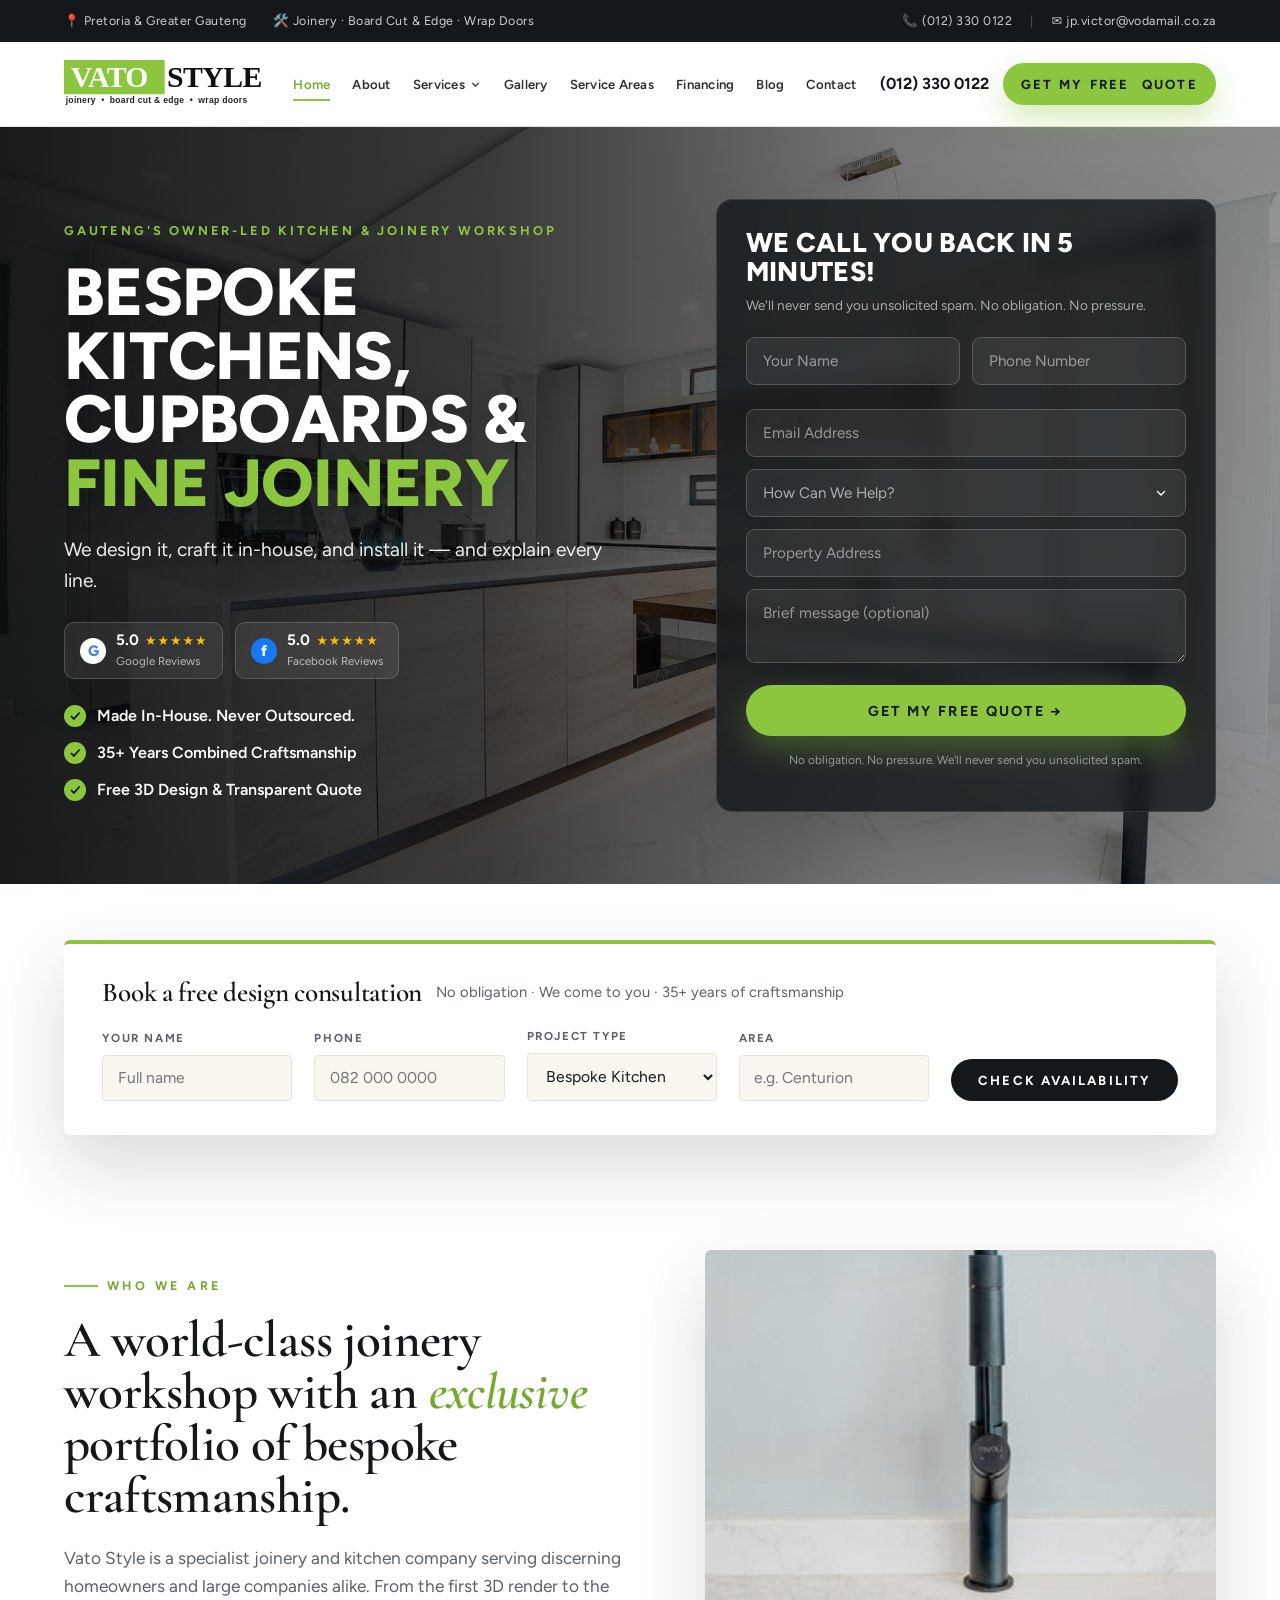
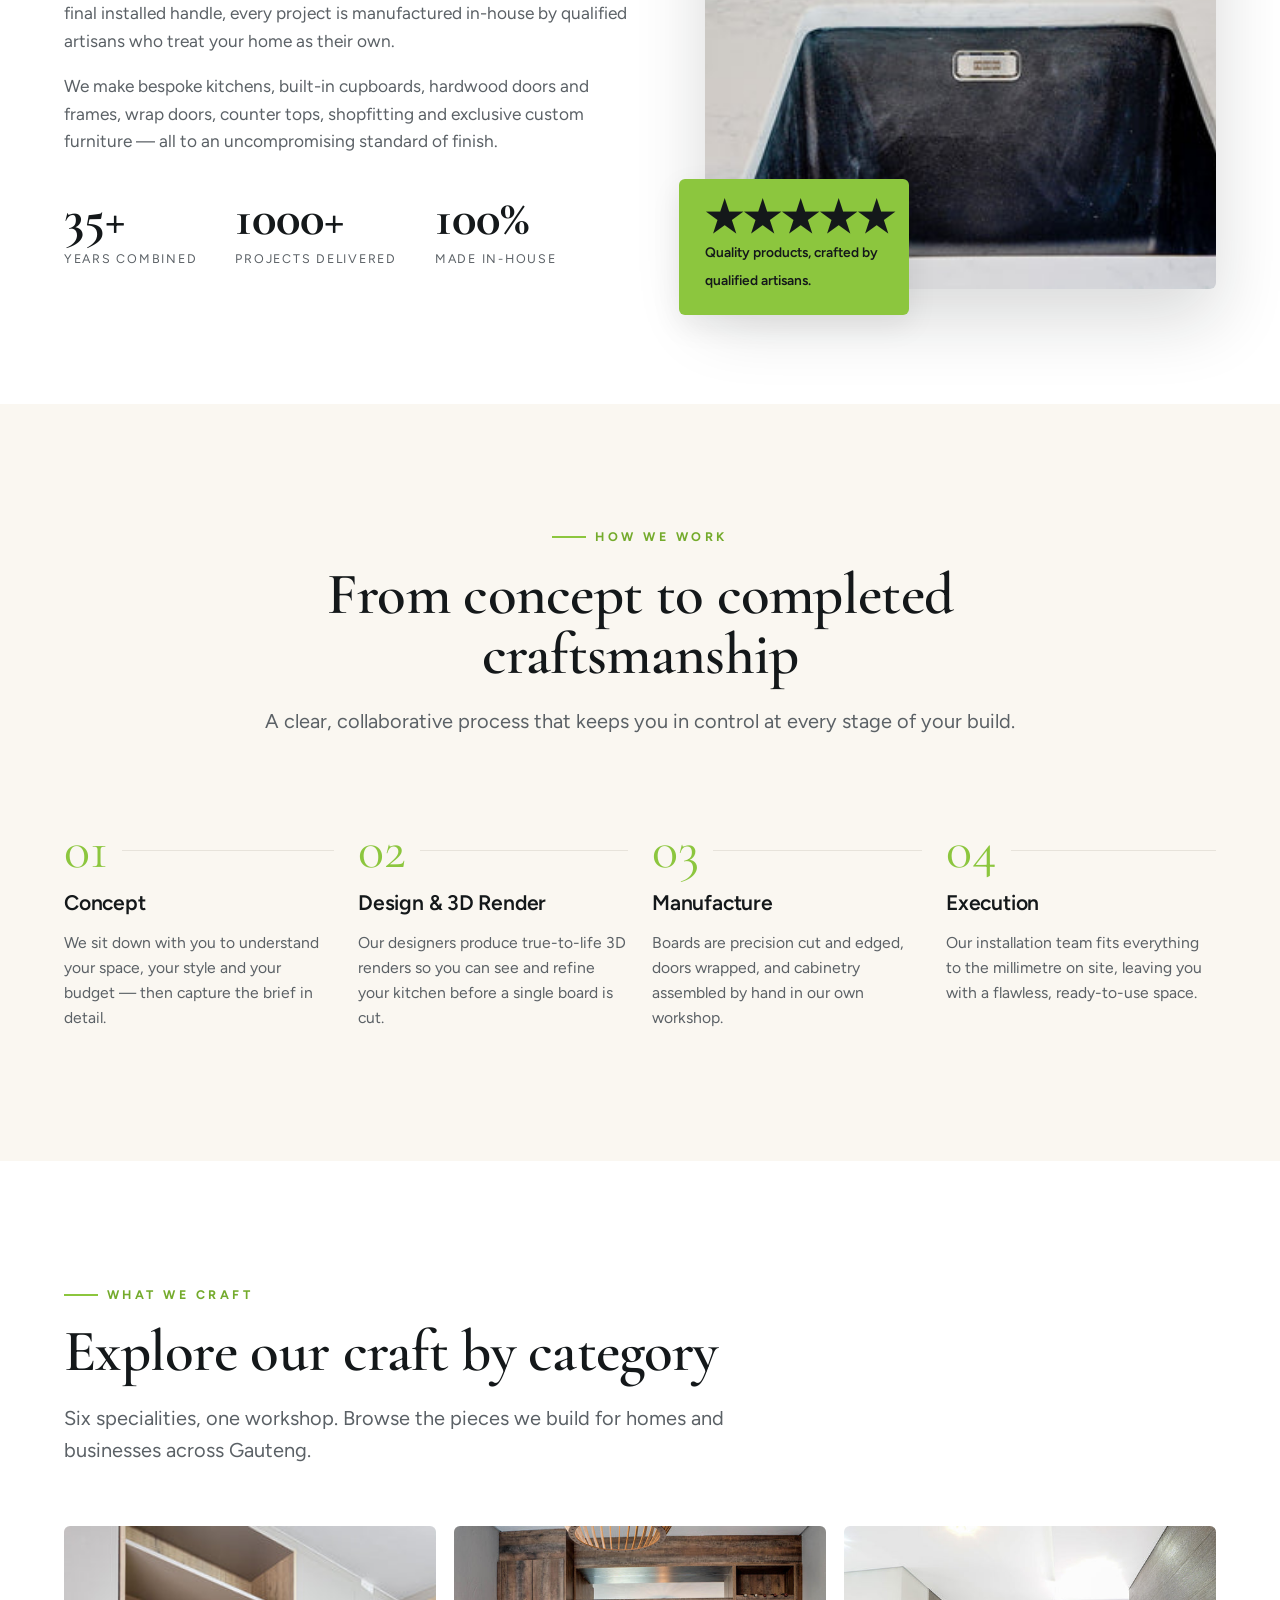
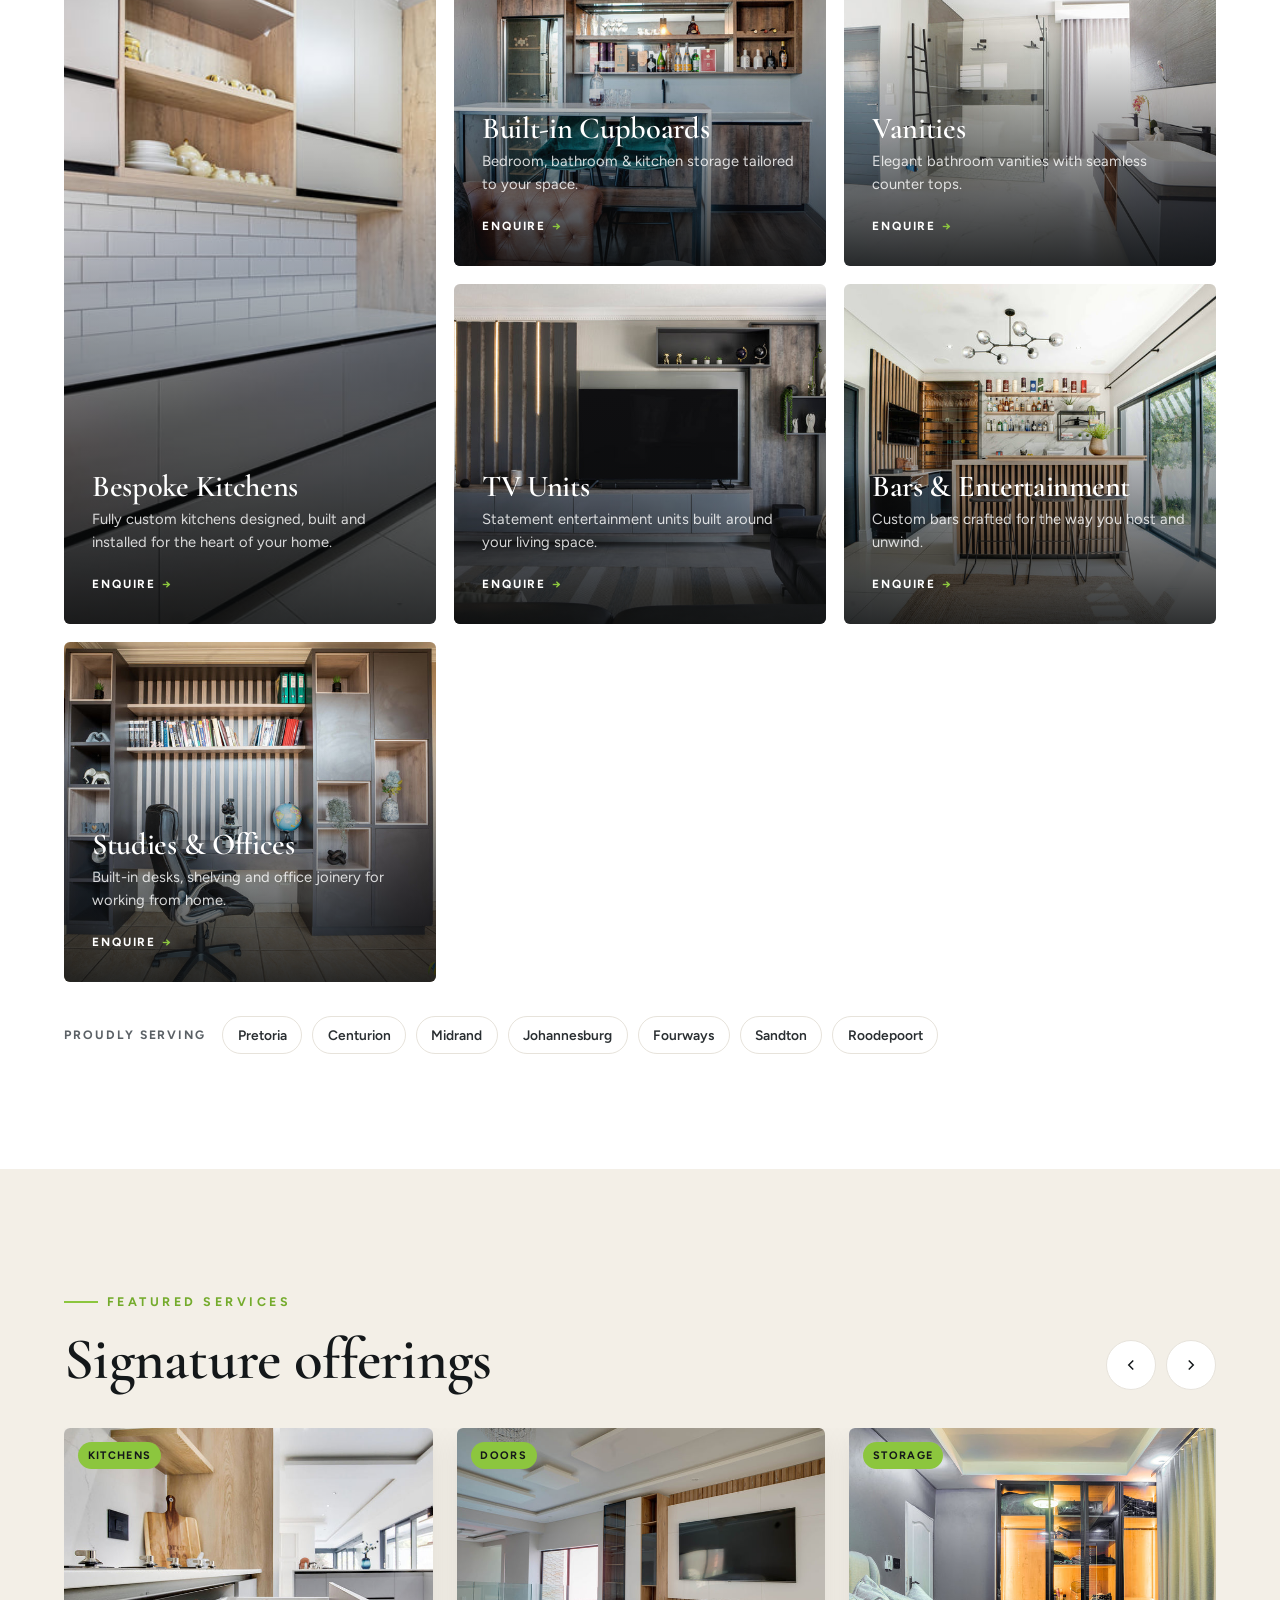
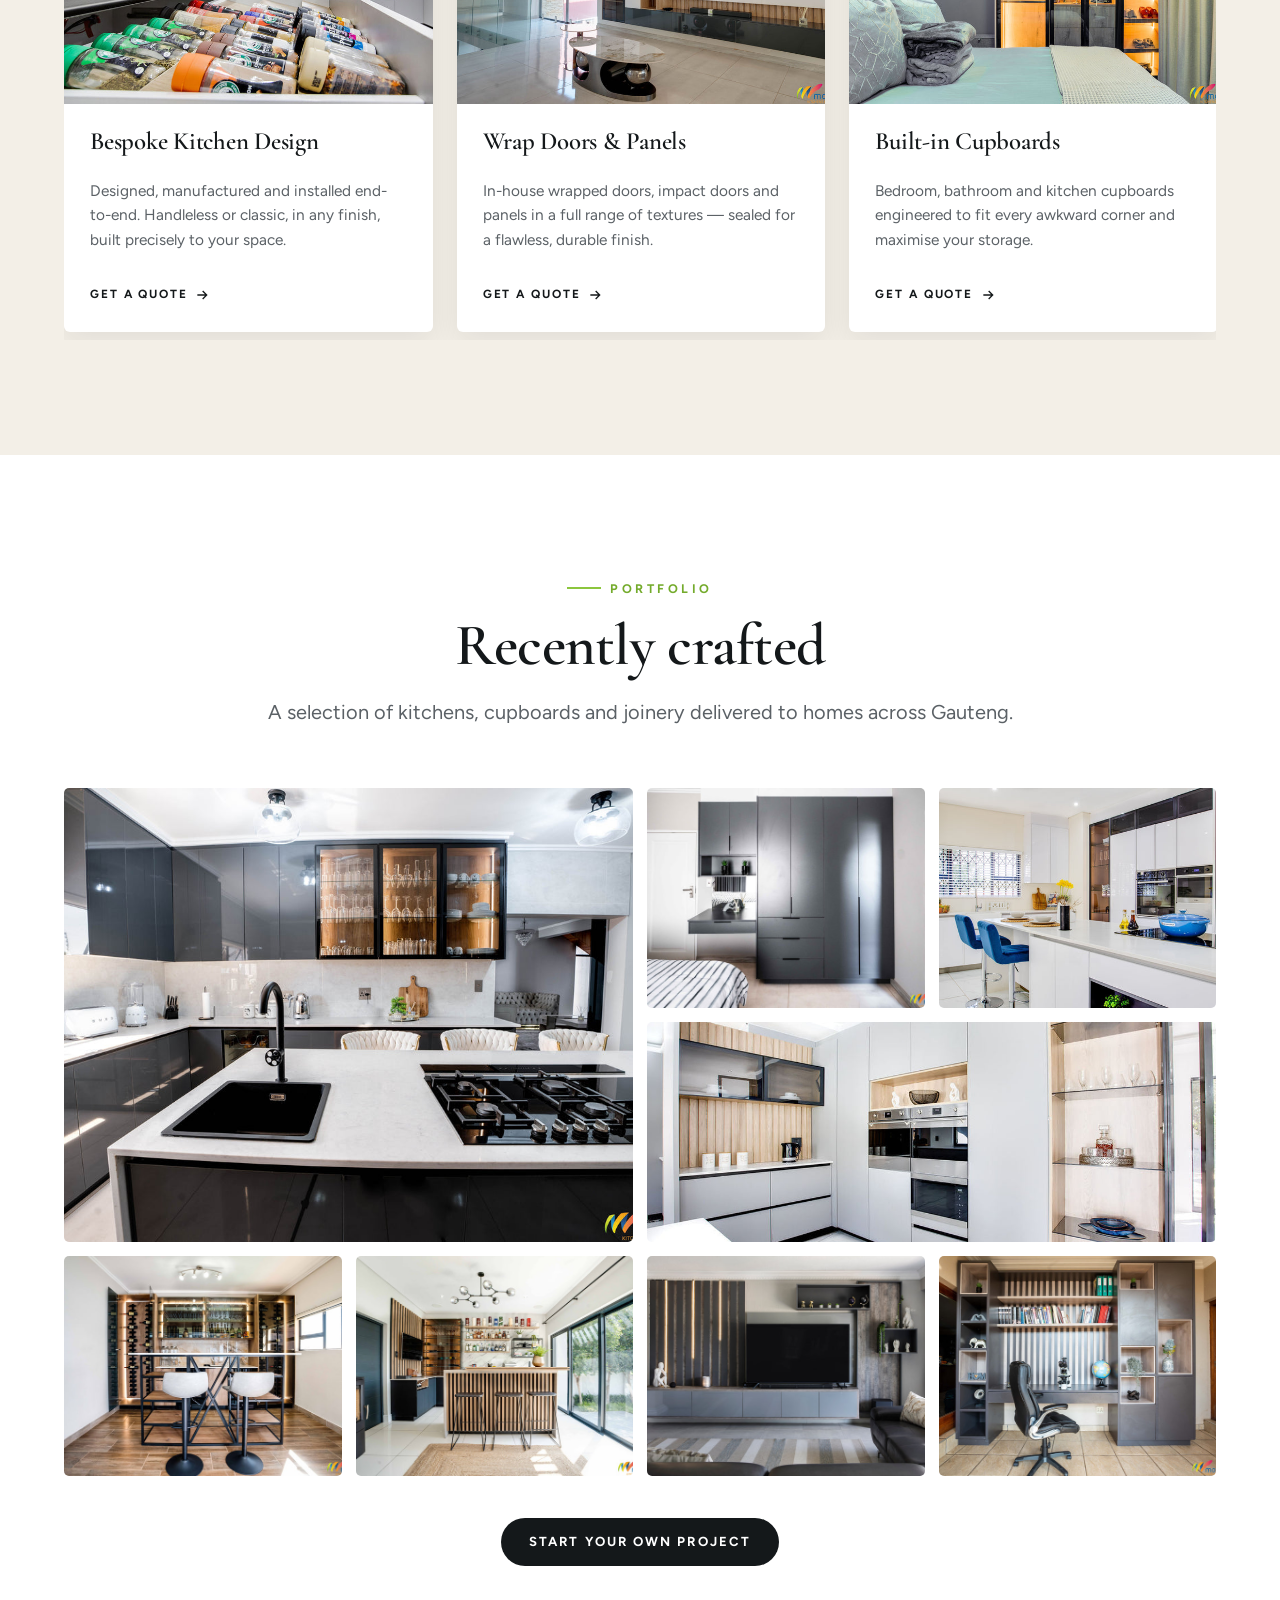
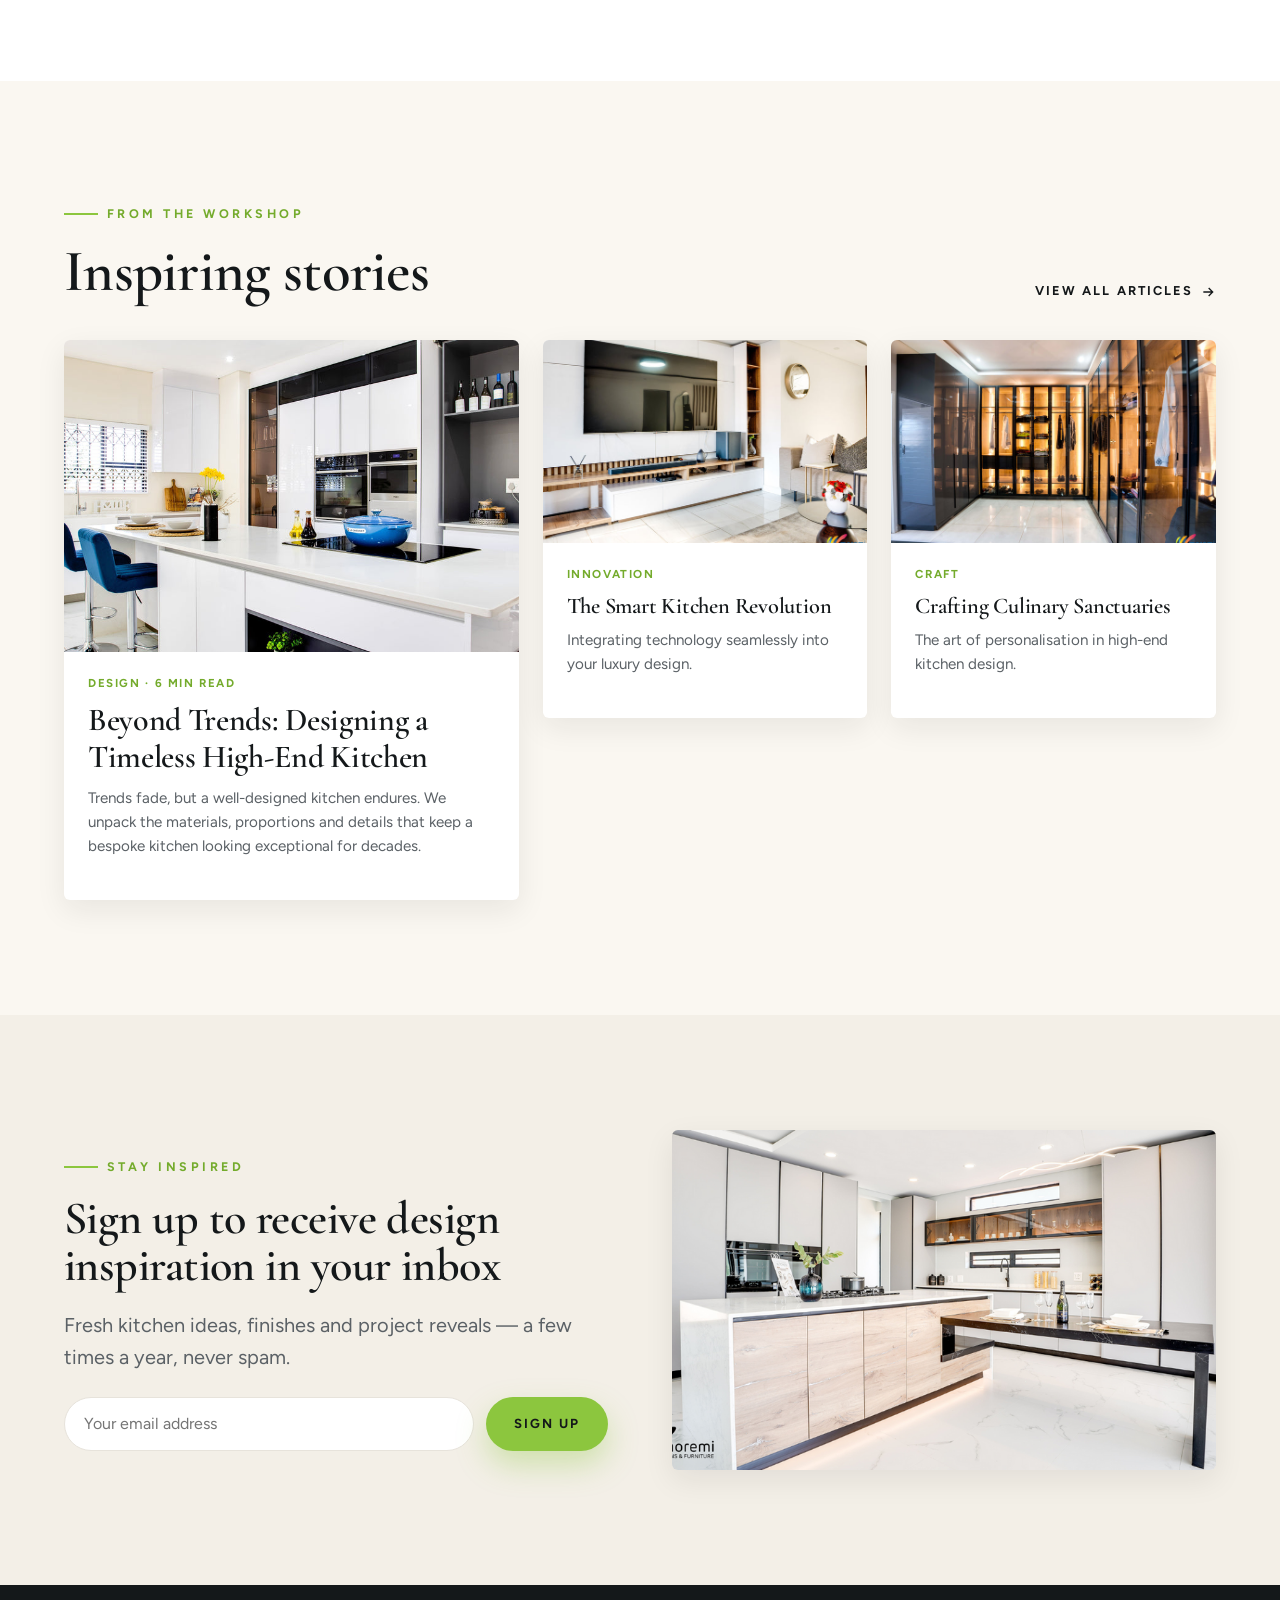
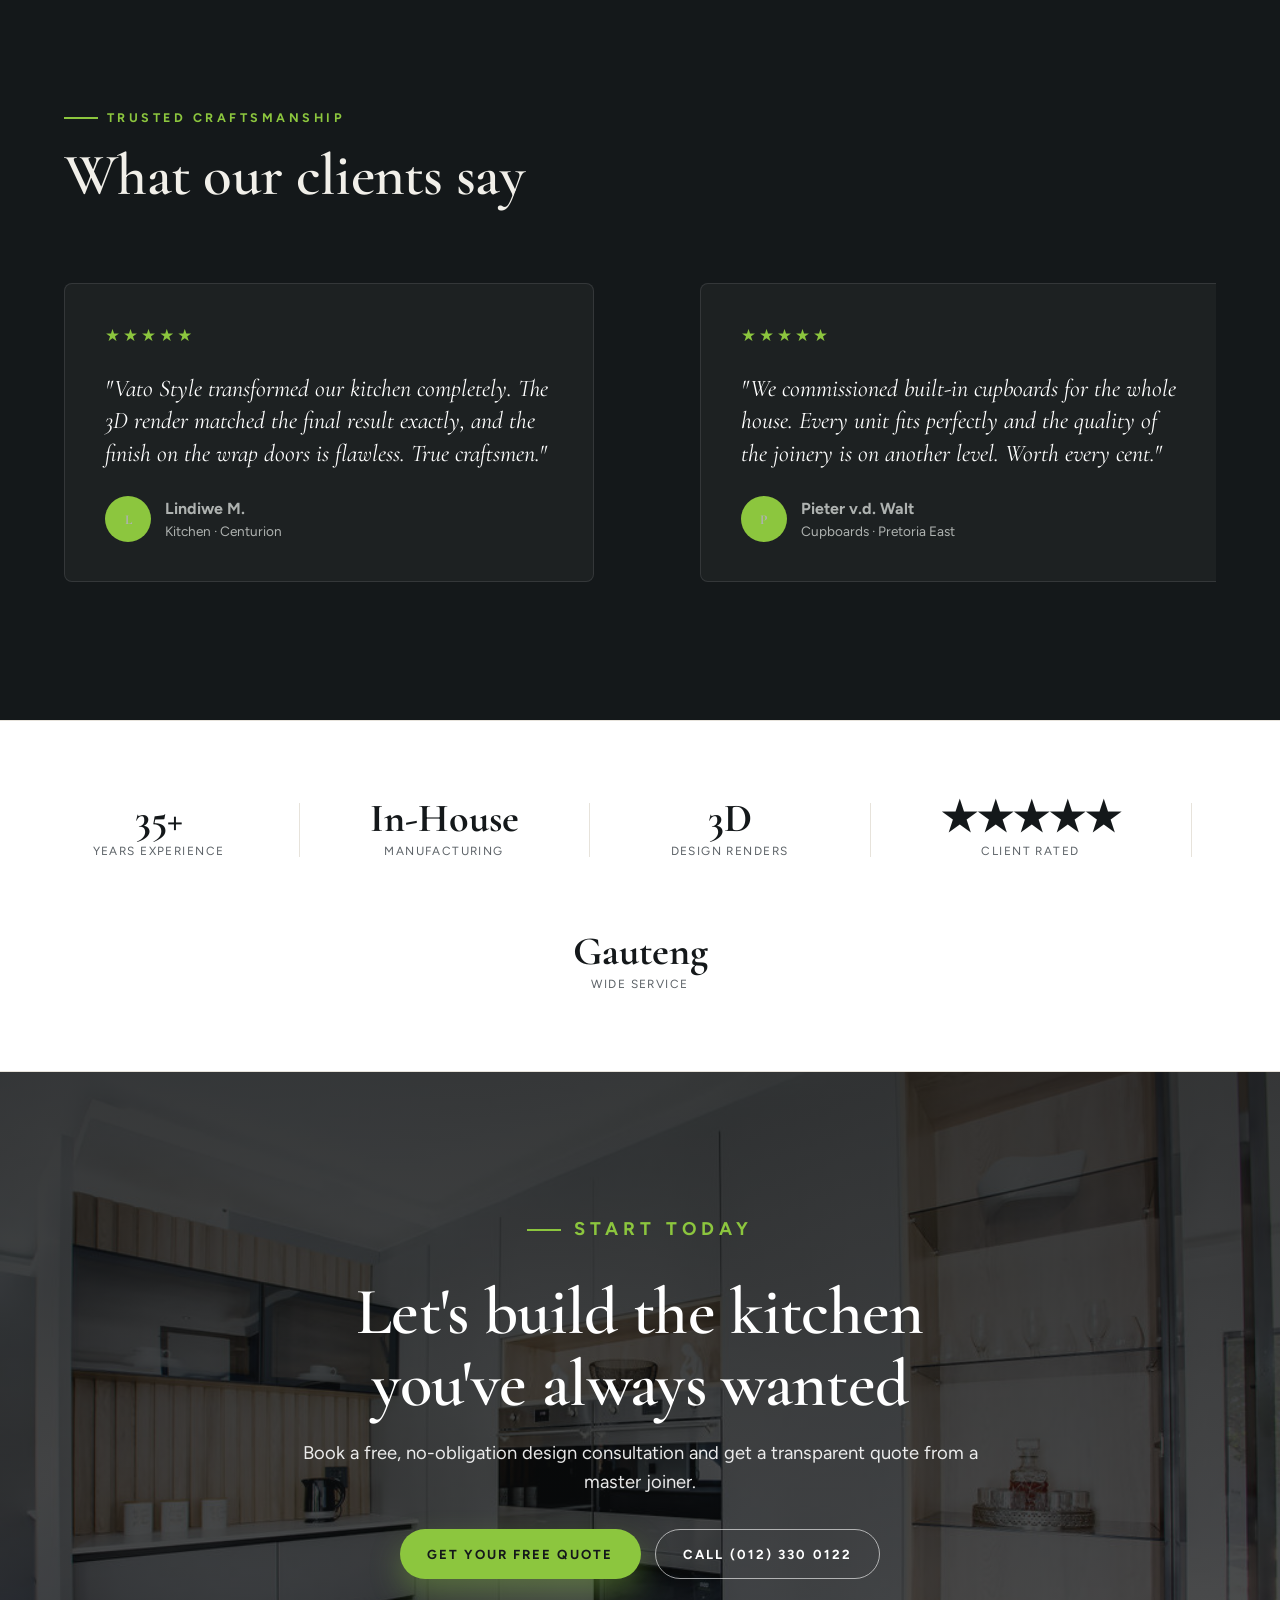
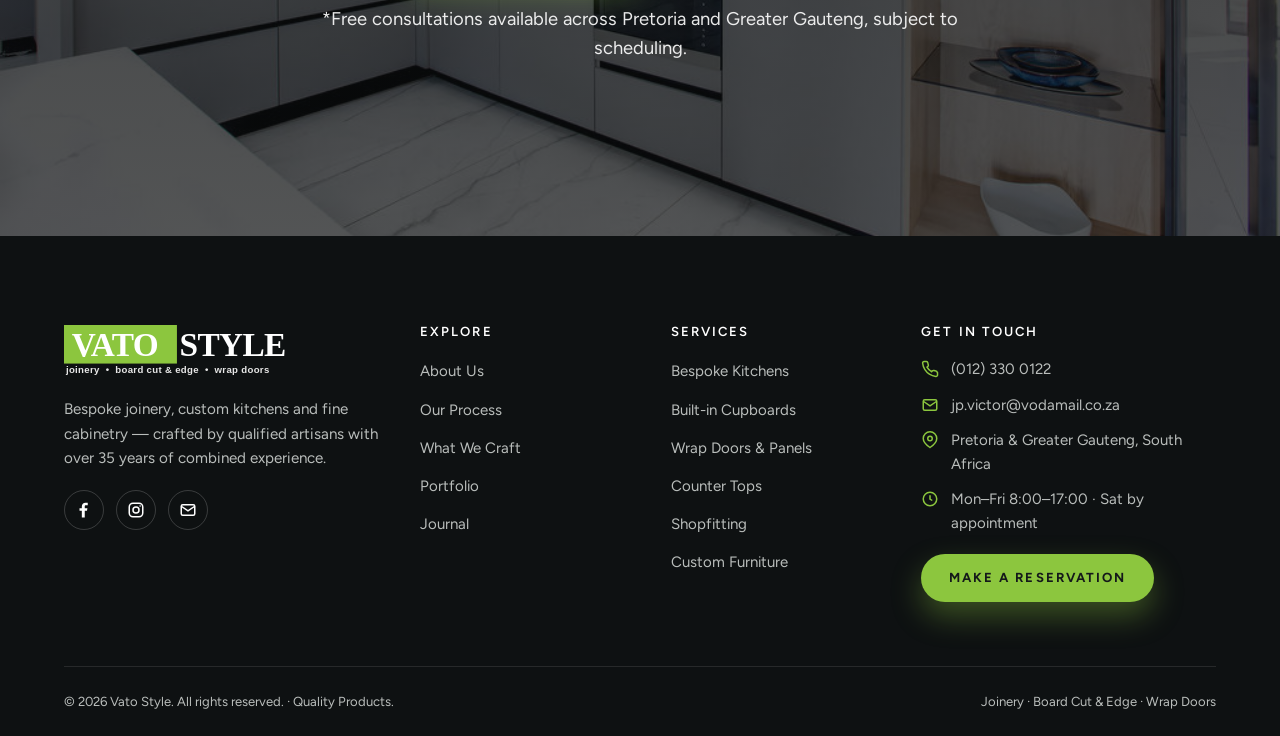
<file: index.html>
<!DOCTYPE html>
<html lang="en">
<head>
<meta charset="UTF-8">
<meta name="viewport" content="width=device-width, initial-scale=1">
<title>Vato Style | Bespoke Joinery &amp; Custom Kitchens in Pretoria</title>
<meta name="description" content="Vato Style crafts bespoke kitchens, custom cupboards, wrap doors, counter tops and fine joinery. Over 35 years of combined craftsmanship for homes and businesses across Gauteng.">
<meta property="og:title" content="Vato Style | Bespoke Joinery &amp; Custom Kitchens">
<meta property="og:description" content="Master joiners crafting bespoke kitchens, cupboards, wrap doors and counter tops — 35+ years of combined experience.">
<meta property="og:type" content="website">
<meta property="og:image" content="assets/img/gallery/hero-main.jpg">
<link rel="icon" href="assets/img/logo.svg">
<link rel="preconnect" href="https://fonts.googleapis.com">
<link rel="preconnect" href="https://fonts.gstatic.com" crossorigin>
<link href="https://fonts.googleapis.com/css2?family=Cormorant+Garamond:ital,wght@0,500;0,600;1,500&family=Figtree:wght@400;500;600;700&display=swap" rel="stylesheet">
<link rel="stylesheet" href="assets/css/style.css">
</head>
<body>

<!-- ============ TOP UTILITY BAR ============ -->
<div class="topbar">
  <div class="wrap">
    <div class="topbar__left">
      <a class="hide-sm" href="#">📍 Pretoria &amp; Greater Gauteng</a>
      <a class="hide-sm" href="#process">🛠️ Joinery · Board Cut &amp; Edge · Wrap Doors</a>
    </div>
    <div class="topbar__right">
      <a href="tel:+27123300122">📞 (012) 330 0122</a>
      <span class="sep">|</span>
      <a href="mailto:jp.victor@vodamail.co.za">✉️ jp.victor@vodamail.co.za</a>
    </div>
  </div>
</div>

<!-- ============ HEADER ============ -->
<header class="header" id="header">
  <div class="wrap">
    <a href="index.html" class="brand"><img src="assets/img/logo.svg" alt="Vato Style"></a>
    <nav class="nav">
      <a href="#hero">Home</a>
      <a href="#intro">About</a>
      <div class="nav__item">
        <span class="nav__toggle" tabindex="0" role="button" aria-haspopup="true">Services
          <svg width="13" height="13" viewBox="0 0 24 24" fill="none" stroke="currentColor" stroke-width="2.4"><path d="M6 9l6 6 6-6"/></svg>
        </span>
        <div class="dropdown">
          <a href="quote.html">Bespoke Kitchens</a>
          <a href="quote.html">Built-in Cupboards</a>
          <a href="quote.html">Wrap Doors &amp; Panels</a>
          <a href="quote.html">Counter Tops</a>
          <a href="quote.html">Shopfitting</a>
          <a href="quote.html">Custom Furniture</a>
        </div>
      </div>
      <a href="#portfolio">Gallery</a>
      <a href="#areas">Service Areas</a>
      <a href="financing.html">Financing</a>
      <a href="#stories">Blog</a>
      <a href="quote.html">Contact</a>
    </nav>
    <div class="header__cta">
      <div class="avail">
        <span class="avail__now"><span class="avail__dot"></span>We're Available Now</span>
        <a href="tel:+27123300122" class="avail__phone">(012) 330 0122</a>
      </div>
      <a href="quote.html" class="btn btn--lime btn--quote">Get My <span>Free&nbsp;</span>Quote</a>
      <button class="burger" id="burger" aria-label="Open menu"><span></span><span></span><span></span></button>
    </div>
  </div>
</header>

<!-- Mobile drawer -->
<div class="drawer" id="drawer">
  <div class="drawer__top">
    <img src="assets/img/logo-white.svg" alt="Vato Style">
    <button class="drawer__close" id="drawerClose" aria-label="Close menu">&times;</button>
  </div>
  <nav>
    <a href="#hero">Home</a>
    <a href="#intro">About</a>
    <span class="drawer__sublabel">Services</span>
    <div class="drawer__sub">
      <a href="quote.html">Bespoke Kitchens</a>
      <a href="quote.html">Built-in Cupboards</a>
      <a href="quote.html">Wrap Doors &amp; Panels</a>
      <a href="quote.html">Counter Tops</a>
      <a href="quote.html">Shopfitting</a>
      <a href="quote.html">Custom Furniture</a>
    </div>
    <a href="#portfolio">Gallery</a>
    <a href="#areas">Service Areas</a>
    <a href="financing.html">Financing</a>
    <a href="#stories">Blog</a>
    <a href="quote.html">Contact</a>
  </nav>
  <div class="drawer__contact">
    Speak to a master joiner
    <a href="tel:+27123300122">(012) 330 0122</a>
    <a href="mailto:jp.victor@vodamail.co.za">jp.victor@vodamail.co.za</a>
  </div>
</div>

<!-- ============ HERO (headline + trust  |  lead-capture form) ============ -->
<section class="hero" id="hero">
  <div class="hero__bg">
    <img class="active" src="assets/img/gallery/hero-main.jpg" alt="Bespoke modern kitchen by Vato Style">
    <img src="assets/img/gallery/hero-mkpn25.jpg" alt="Contemporary fitted kitchen" loading="lazy">
    <img src="assets/img/gallery/hero-rivonia.jpg" alt="Custom built-in cupboards" loading="lazy">
  </div>

  <div class="hero__grid">
    <!-- Left: headline + trust -->
    <div class="hero__left">
      <p class="hero__eyebrow">Gauteng's Owner-Led Kitchen &amp; Joinery Workshop</p>
      <h1 class="hero__h1">Bespoke Kitchens, Cupboards &amp; <em>Fine Joinery</em></h1>
      <p class="hero__sub">We design it, craft it in-house, and install it — and explain every line.</p>

      <div class="hero__reviews">
        <div class="review-badge">
          <span class="review-badge__icon g">G</span>
          <span class="review-badge__txt"><b>5.0 <span class="stars">★★★★★</span></b><span>Google Reviews</span></span>
        </div>
        <div class="review-badge">
          <span class="review-badge__icon f">f</span>
          <span class="review-badge__txt"><b>5.0 <span class="stars">★★★★★</span></b><span>Facebook Reviews</span></span>
        </div>
      </div>

      <ul class="hero__trust">
        <li><svg viewBox="0 0 24 24" fill="none" stroke="currentColor" stroke-width="3"><path d="M5 12l5 5L20 6"/></svg> Made In-House. Never Outsourced.</li>
        <li><svg viewBox="0 0 24 24" fill="none" stroke="currentColor" stroke-width="3"><path d="M5 12l5 5L20 6"/></svg> 35+ Years Combined Craftsmanship</li>
        <li><svg viewBox="0 0 24 24" fill="none" stroke="currentColor" stroke-width="3"><path d="M5 12l5 5L20 6"/></svg> Free 3D Design &amp; Transparent Quote</li>
      </ul>
    </div>

    <!-- Right: lead-capture form -->
    <div class="hero__form">
      <div class="success" id="heroSuccess">✅ Thank you! A member of the Vato Style team will call you back shortly.</div>
      <form id="heroForm" novalidate>
        <h3>We call you back in 5 minutes!</h3>
        <p class="hf-sub">We'll never send you unsolicited spam. No obligation. No pressure.</p>
        <div class="hf-row">
          <input type="text" name="name" placeholder="Your Name" aria-label="Your name" required>
          <input type="tel" name="phone" placeholder="Phone Number" aria-label="Phone number" required>
        </div>
        <input type="email" name="email" placeholder="Email Address" aria-label="Email address" required>
        <select name="project" aria-label="How can we help?">
          <option value="">How Can We Help?</option>
          <option>Bespoke Kitchen</option>
          <option>Built-in Cupboards</option>
          <option>Wrap Doors &amp; Panels</option>
          <option>Counter Tops</option>
          <option>Shopfitting</option>
          <option>Custom Furniture</option>
          <option>Something Else</option>
        </select>
        <input type="text" name="address" placeholder="Property Address" aria-label="Property address">
        <textarea name="message" placeholder="Brief message (optional)" aria-label="Brief message"></textarea>
        <button type="submit" class="btn btn--lime">Get My Free Quote →</button>
        <p class="hf-note">No obligation. No pressure. We'll never send you unsolicited spam.</p>
      </form>
    </div>
  </div>
</section>

<!-- ============ QUICK QUOTE BAR (A: booking / check-availability) ============ -->
<div class="wrap quotebar">
  <form class="quotebar__card" id="quickQuote" novalidate>
    <div class="quotebar__head">
      <h3>Book a free design consultation</h3>
      <p>No obligation · We come to you · 35+ years of craftsmanship</p>
    </div>
    <div class="field">
      <label for="qq-name">Your Name</label>
      <input id="qq-name" name="name" type="text" placeholder="Full name" required>
    </div>
    <div class="field">
      <label for="qq-phone">Phone</label>
      <input id="qq-phone" name="phone" type="tel" placeholder="082 000 0000" required>
    </div>
    <div class="field">
      <label for="qq-type">Project Type</label>
      <select id="qq-type" name="project">
        <option>Bespoke Kitchen</option>
        <option>Built-in Cupboards</option>
        <option>Wrap Doors &amp; Panels</option>
        <option>Counter Tops</option>
        <option>Shopfitting</option>
        <option>Custom Furniture</option>
      </select>
    </div>
    <div class="field">
      <label for="qq-area">Area</label>
      <input id="qq-area" name="area" type="text" placeholder="e.g. Centurion">
    </div>
    <button type="submit" class="btn btn--ink">Check Availability</button>
  </form>
</div>

<!-- ============ INTRO BAND (A: "world-class management company") ============ -->
<section class="section intro" id="intro">
  <div class="wrap">
    <div class="intro__grid">
      <div class="reveal">
        <p class="eyebrow">Who We Are</p>
        <h2 class="display intro__title">A world-class joinery workshop with an <em>exclusive</em> portfolio of bespoke craftsmanship.</h2>
        <div class="intro__text">
          <p>Vato Style is a specialist joinery and kitchen company serving discerning homeowners and large companies alike. From the first 3D render to the final installed handle, every project is manufactured in-house by qualified artisans who treat your home as their own.</p>
          <p>We make bespoke kitchens, built-in cupboards, hardwood doors and frames, wrap doors, counter tops, shopfitting and exclusive custom furniture — all to an uncompromising standard of finish.</p>
        </div>
        <div class="intro__stats">
          <div class="stat"><b>35+</b><span>Years Combined</span></div>
          <div class="stat"><b>1000+</b><span>Projects Delivered</span></div>
          <div class="stat"><b>100%</b><span>Made In-House</span></div>
        </div>
      </div>
      <div class="intro__media reveal" data-d="1">
        <img src="assets/img/gallery/intro-vision.jpg" alt="Vato Style artisan at work in the joinery workshop">
        <div class="intro__badge">
          <b>★★★★★</b>
          <span>Quality products, crafted by qualified artisans.</span>
        </div>
      </div>
    </div>
  </div>
</section>

<!-- ============ PROCESS (B design language — concept → execution) ============ -->
<section class="section bg-cream process" id="process">
  <div class="wrap">
    <div class="section-head center reveal">
      <p class="eyebrow is-centered">How We Work</p>
      <h2 class="display section-title">From concept to completed craftsmanship</h2>
      <p class="lead" style="margin-inline:auto">A clear, collaborative process that keeps you in control at every stage of your build.</p>
    </div>
    <div class="process__grid">
      <div class="step reveal"><div class="step__num">01</div><h3>Concept</h3><p>We sit down with you to understand your space, your style and your budget — then capture the brief in detail.</p></div>
      <div class="step reveal" data-d="1"><div class="step__num">02</div><h3>Design &amp; 3D Render</h3><p>Our designers produce true-to-life 3D renders so you can see and refine your kitchen before a single board is cut.</p></div>
      <div class="step reveal" data-d="2"><div class="step__num">03</div><h3>Manufacture</h3><p>Boards are precision cut and edged, doors wrapped, and cabinetry assembled by hand in our own workshop.</p></div>
      <div class="step reveal" data-d="3"><div class="step__num">04</div><h3>Execution</h3><p>Our installation team fits everything to the millimetre on site, leaving you with a flawless, ready-to-use space.</p></div>
    </div>
  </div>
</section>

<!-- ============ CATEGORY GRID (A: "Destinations") — What We Craft ============ -->
<section class="section craft" id="craft">
  <div class="wrap">
    <div class="section-head reveal">
      <p class="eyebrow">What We Craft</p>
      <h2 class="display section-title">Explore our craft by category</h2>
      <p class="lead">Six specialities, one workshop. Browse the pieces we build for homes and businesses across Gauteng.</p>
    </div>
    <div class="cats__grid">
      <a href="quote.html" class="cat cat--tall reveal">
        <img src="assets/img/gallery/cat-kitchens.jpg" alt="Bespoke kitchens">
        <div class="cat__body"><h3>Bespoke Kitchens</h3><p>Fully custom kitchens designed, built and installed for the heart of your home.</p><span class="cat__link">Enquire <span>→</span></span></div>
      </a>
      <a href="quote.html" class="cat reveal" data-d="1">
        <img src="assets/img/gallery/cat-cupboards.jpg" alt="Built-in cupboards">
        <div class="cat__body"><h3>Built-in Cupboards</h3><p>Bedroom, bathroom &amp; kitchen storage tailored to your space.</p><span class="cat__link">Enquire <span>→</span></span></div>
      </a>
      <a href="quote.html" class="cat reveal" data-d="2">
        <img src="assets/img/gallery/cat-vanities.jpg" alt="Vanities">
        <div class="cat__body"><h3>Vanities</h3><p>Elegant bathroom vanities with seamless counter tops.</p><span class="cat__link">Enquire <span>→</span></span></div>
      </a>
      <a href="quote.html" class="cat reveal">
        <img src="assets/img/gallery/cat-tv.jpg" alt="TV units">
        <div class="cat__body"><h3>TV Units</h3><p>Statement entertainment units built around your living space.</p><span class="cat__link">Enquire <span>→</span></span></div>
      </a>
      <a href="quote.html" class="cat reveal" data-d="1">
        <img src="assets/img/gallery/cat-bars.jpg" alt="Bars">
        <div class="cat__body"><h3>Bars &amp; Entertainment</h3><p>Custom bars crafted for the way you host and unwind.</p><span class="cat__link">Enquire <span>→</span></span></div>
      </a>
      <a href="quote.html" class="cat reveal" data-d="2">
        <img src="assets/img/gallery/cat-studies.jpg" alt="Studies">
        <div class="cat__body"><h3>Studies &amp; Offices</h3><p>Built-in desks, shelving and office joinery for working from home.</p><span class="cat__link">Enquire <span>→</span></span></div>
      </a>
    </div>
    <div class="areas reveal" id="areas">
      <span>Proudly serving</span>
      <a href="quote.html">Pretoria</a>
      <a href="quote.html">Centurion</a>
      <a href="quote.html">Midrand</a>
      <a href="quote.html">Johannesburg</a>
      <a href="quote.html">Fourways</a>
      <a href="quote.html">Sandton</a>
      <a href="quote.html">Roodepoort</a>
    </div>
  </div>
</section>

<!-- ============ FEATURED SERVICES SLIDER (A: "Featured experiences") ============ -->
<section class="section bg-sand" id="services">
  <div class="wrap">
    <div class="feat__head reveal">
      <div class="section-head" style="margin-bottom:0">
        <p class="eyebrow">Featured Services</p>
        <h2 class="display section-title">Signature offerings</h2>
      </div>
      <div class="slider__nav">
        <button id="svcPrev" aria-label="Previous"><svg width="18" height="18" viewBox="0 0 24 24" fill="none" stroke="currentColor" stroke-width="2"><path d="M15 18l-6-6 6-6"/></svg></button>
        <button id="svcNext" aria-label="Next"><svg width="18" height="18" viewBox="0 0 24 24" fill="none" stroke="currentColor" stroke-width="2"><path d="M9 18l6-6-6-6"/></svg></button>
      </div>
    </div>
    <div class="slider">
      <div class="slider__track" id="svcTrack">
        <article class="fcard">
          <div class="fcard__media"><span class="fcard__tag">Kitchens</span><img src="assets/img/gallery/svc-kitchen.jpg" alt="Bespoke kitchen design"></div>
          <div class="fcard__body"><h3>Bespoke Kitchen Design</h3><p>Designed, manufactured and installed end-to-end. Handleless or classic, in any finish, built precisely to your space.</p><a href="quote.html" class="link-arrow">Get a Quote <svg width="16" height="16" viewBox="0 0 24 24" fill="none" stroke="currentColor" stroke-width="2"><path d="M5 12h14M13 6l6 6-6 6"/></svg></a></div>
        </article>
        <article class="fcard">
          <div class="fcard__media"><span class="fcard__tag">Doors</span><img src="assets/img/gallery/svc-doors.jpg" alt="Wrap doors"></div>
          <div class="fcard__body"><h3>Wrap Doors &amp; Panels</h3><p>In-house wrapped doors, impact doors and panels in a full range of textures — sealed for a flawless, durable finish.</p><a href="quote.html" class="link-arrow">Get a Quote <svg width="16" height="16" viewBox="0 0 24 24" fill="none" stroke="currentColor" stroke-width="2"><path d="M5 12h14M13 6l6 6-6 6"/></svg></a></div>
        </article>
        <article class="fcard">
          <div class="fcard__media"><span class="fcard__tag">Storage</span><img src="assets/img/gallery/svc-cupboards.jpg" alt="Built-in cupboards"></div>
          <div class="fcard__body"><h3>Built-in Cupboards</h3><p>Bedroom, bathroom and kitchen cupboards engineered to fit every awkward corner and maximise your storage.</p><a href="quote.html" class="link-arrow">Get a Quote <svg width="16" height="16" viewBox="0 0 24 24" fill="none" stroke="currentColor" stroke-width="2"><path d="M5 12h14M13 6l6 6-6 6"/></svg></a></div>
        </article>
        <article class="fcard">
          <div class="fcard__media"><span class="fcard__tag">Surfaces</span><img src="assets/img/gallery/svc-counter.jpg" alt="Counter tops"></div>
          <div class="fcard__body"><h3>Counter Tops</h3><p>Precision-cut counter tops and board cut &amp; edge services — supplied and fitted to professional tolerances.</p><a href="quote.html" class="link-arrow">Get a Quote <svg width="16" height="16" viewBox="0 0 24 24" fill="none" stroke="currentColor" stroke-width="2"><path d="M5 12h14M13 6l6 6-6 6"/></svg></a></div>
        </article>
        <article class="fcard">
          <div class="fcard__media"><span class="fcard__tag">Commercial</span><img src="assets/img/gallery/svc-shopfit.jpg" alt="Shopfitting"></div>
          <div class="fcard__body"><h3>Shopfitting</h3><p>Complete shop and office fit-outs — counters, displays and storage — manufactured and installed for businesses.</p><a href="quote.html" class="link-arrow">Get a Quote <svg width="16" height="16" viewBox="0 0 24 24" fill="none" stroke="currentColor" stroke-width="2"><path d="M5 12h14M13 6l6 6-6 6"/></svg></a></div>
        </article>
        <article class="fcard">
          <div class="fcard__media"><span class="fcard__tag">Hardwood</span><img src="assets/img/gallery/svc-furniture.jpg" alt="Custom hardwood furniture"></div>
          <div class="fcard__body"><h3>Custom Furniture</h3><p>Solid hardwood doors, frames, tables and exclusive furniture — even laser-cut wooden gifts, made to order.</p><a href="quote.html" class="link-arrow">Get a Quote <svg width="16" height="16" viewBox="0 0 24 24" fill="none" stroke="currentColor" stroke-width="2"><path d="M5 12h14M13 6l6 6-6 6"/></svg></a></div>
        </article>
      </div>
    </div>
  </div>
</section>

<!-- ============ PORTFOLIO MOSAIC (B image treatment) ============ -->
<section class="section" id="portfolio">
  <div class="wrap">
    <div class="section-head center reveal">
      <p class="eyebrow is-centered">Portfolio</p>
      <h2 class="display section-title">Recently crafted</h2>
      <p class="lead" style="margin-inline:auto">A selection of kitchens, cupboards and joinery delivered to homes across Gauteng.</p>
    </div>
    <div class="gallery reveal">
      <a class="g-wide g-tall" href="assets/img/gallery/gal-1.jpg" target="_blank" rel="noopener"><img src="assets/img/gallery/gal-1.jpg" alt="Modern kitchen project"></a>
      <a href="assets/img/gallery/gal-2.jpg" target="_blank" rel="noopener"><img src="assets/img/gallery/gal-2.jpg" alt="Kitchen detail"></a>
      <a href="assets/img/gallery/gal-3.jpg" target="_blank" rel="noopener"><img src="assets/img/gallery/gal-3.jpg" alt="Randpark Ridge kitchen"></a>
      <a class="g-wide" href="assets/img/gallery/gal-4.jpg" target="_blank" rel="noopener"><img src="assets/img/gallery/gal-4.jpg" alt="Rivonia kitchen"></a>
      <a href="assets/img/gallery/gal-5.jpg" target="_blank" rel="noopener"><img src="assets/img/gallery/gal-5.jpg" alt="Cabinetry detail"></a>
      <a href="assets/img/gallery/gal-6.jpg" target="_blank" rel="noopener"><img src="assets/img/gallery/gal-6.jpg" alt="Custom bar"></a>
      <a href="assets/img/gallery/gal-7.jpg" target="_blank" rel="noopener"><img src="assets/img/gallery/gal-7.jpg" alt="TV unit"></a>
      <a href="assets/img/gallery/gal-8.jpg" target="_blank" rel="noopener"><img src="assets/img/gallery/gal-8.jpg" alt="Study joinery"></a>
    </div>
    <div class="center reveal" style="margin-top:42px">
      <a href="quote.html" class="btn btn--ink">Start Your Own Project</a>
    </div>
  </div>
</section>

<!-- ============ INSPIRING STORIES / JOURNAL (A: blog cards) ============ -->
<section class="section bg-cream" id="stories">
  <div class="wrap">
    <div class="feat__head reveal">
      <div class="section-head" style="margin-bottom:0">
        <p class="eyebrow">From the Workshop</p>
        <h2 class="display section-title">Inspiring stories</h2>
      </div>
      <a href="#stories" class="link-arrow">View All Articles <svg width="16" height="16" viewBox="0 0 24 24" fill="none" stroke="currentColor" stroke-width="2"><path d="M5 12h14M13 6l6 6-6 6"/></svg></a>
    </div>
    <div class="stories__grid">
      <article class="story story--lead reveal">
        <a class="story__media" href="#stories"><img src="assets/img/gallery/story-lead.jpg" alt="Timeless high-end kitchen"></a>
        <div class="story__body">
          <div class="story__meta">Design · 6 min read</div>
          <h3>Beyond Trends: Designing a Timeless High-End Kitchen</h3>
          <p>Trends fade, but a well-designed kitchen endures. We unpack the materials, proportions and details that keep a bespoke kitchen looking exceptional for decades.</p>
        </div>
      </article>
      <article class="story reveal" data-d="1">
        <a class="story__media" href="#stories"><img src="assets/img/gallery/story-2.jpg" alt="Smart kitchen technology"></a>
        <div class="story__body">
          <div class="story__meta">Innovation</div>
          <h3>The Smart Kitchen Revolution</h3>
          <p>Integrating technology seamlessly into your luxury design.</p>
        </div>
      </article>
      <article class="story reveal" data-d="2">
        <a class="story__media" href="#stories"><img src="assets/img/gallery/story-3.jpg" alt="Personalised kitchen design"></a>
        <div class="story__body">
          <div class="story__meta">Craft</div>
          <h3>Crafting Culinary Sanctuaries</h3>
          <p>The art of personalisation in high-end kitchen design.</p>
        </div>
      </article>
    </div>
  </div>
</section>

<!-- ============ NEWSLETTER (A: "Sign up to receive inspiration") ============ -->
<section class="section news">
  <div class="wrap">
    <div class="news__inner">
      <div class="reveal">
        <p class="eyebrow">Stay Inspired</p>
        <h2 class="display section-title" style="font-size:clamp(1.9rem,3.6vw,2.9rem)">Sign up to receive design inspiration in your inbox</h2>
        <p class="lead">Fresh kitchen ideas, finishes and project reveals — a few times a year, never spam.</p>
        <form class="news__form" id="newsForm" novalidate>
          <input type="email" name="email" placeholder="Your email address" aria-label="Email address" required>
          <button type="submit" class="btn btn--lime">Sign Up</button>
        </form>
        <p class="formnote" id="newsNote" style="display:none">Thank you — you're on the list. We'll be in touch with inspiration soon.</p>
      </div>
      <div class="news__media reveal" data-d="1">
        <img src="assets/img/gallery/news-inspo.jpg" alt="Beautiful kitchen design inspiration">
      </div>
    </div>
  </div>
</section>

<!-- ============ TESTIMONIALS (A: "What our clients say") ============ -->
<section class="section testi">
  <div class="wrap">
    <div class="section-head reveal">
      <p class="eyebrow is-light">Trusted Craftsmanship</p>
      <h2 class="display section-title">What our clients say</h2>
    </div>
    <div class="testi__track reveal">
      <figure class="quote">
        <div class="quote__stars">★★★★★</div>
        <p>"Vato Style transformed our kitchen completely. The 3D render matched the final result exactly, and the finish on the wrap doors is flawless. True craftsmen."</p>
        <figcaption class="quote__by"><span class="quote__av">L</span><span><b>Lindiwe M.</b><span>Kitchen · Centurion</span></span></figcaption>
      </figure>
      <figure class="quote">
        <div class="quote__stars">★★★★★</div>
        <p>"We commissioned built-in cupboards for the whole house. Every unit fits perfectly and the quality of the joinery is on another level. Worth every cent."</p>
        <figcaption class="quote__by"><span class="quote__av">P</span><span><b>Pieter v.d. Walt</b><span>Cupboards · Pretoria East</span></span></figcaption>
      </figure>
      <figure class="quote">
        <div class="quote__stars">★★★★★</div>
        <p>"Professional from quote to installation. They fitted out our shop counters and shelving on time and on budget. Highly recommended for businesses."</p>
        <figcaption class="quote__by"><span class="quote__av">N</span><span><b>Nadia K.</b><span>Shopfitting · Midrand</span></span></figcaption>
      </figure>
    </div>
  </div>
</section>

<!-- ============ AWARDS / CREDENTIALS (A: "Our awards & associations") ============ -->
<section class="section section--tight creds">
  <div class="wrap">
    <div class="creds__inner reveal">
      <div class="creds__item"><b>35+</b><span>Years Experience</span></div>
      <div class="creds__divider"></div>
      <div class="creds__item"><b>In-House</b><span>Manufacturing</span></div>
      <div class="creds__divider"></div>
      <div class="creds__item"><b>3D</b><span>Design Renders</span></div>
      <div class="creds__divider"></div>
      <div class="creds__item"><b>★★★★★</b><span>Client Rated</span></div>
      <div class="creds__divider"></div>
      <div class="creds__item"><b>Gauteng</b><span>Wide Service</span></div>
    </div>
  </div>
</section>

<!-- ============ FINAL CTA BAND (A: "Join & enjoy more") ============ -->
<section class="cta">
  <div class="cta__bg"><img src="assets/img/gallery/hero-rivonia.jpg" alt="Bespoke kitchen"></div>
  <div class="wrap"><div class="cta__inner reveal">
    <p class="eyebrow is-light is-centered">Start Today</p>
    <h2>Let's build the kitchen you've always wanted</h2>
    <p>Book a free, no-obligation design consultation and get a transparent quote from a master joiner.</p>
    <div class="cta__actions">
      <a href="quote.html" class="btn btn--lime">Get Your Free Quote</a>
      <a href="tel:+27123300122" class="btn btn--ghost-light">Call (012) 330 0122</a>
    </div>
    <p class="cta__note">*Free consultations available across Pretoria and Greater Gauteng, subject to scheduling.</p>
  </div></div>
</section>

<!-- ============ FOOTER ============ -->
<footer class="footer">
  <div class="wrap">
    <div class="footer__grid">
      <div class="footer__brand">
        <img src="assets/img/logo-white.svg" alt="Vato Style">
        <p>Bespoke joinery, custom kitchens and fine cabinetry — crafted by qualified artisans with over 35 years of combined experience.</p>
        <div class="footer__social">
          <a href="#" aria-label="Facebook"><svg width="18" height="18" viewBox="0 0 24 24" fill="currentColor"><path d="M13 22v-9h3l.5-3.5H13V7.3c0-1 .3-1.7 1.8-1.7H17V2.4C16.6 2.3 15.4 2.2 14 2.2c-2.9 0-4.9 1.8-4.9 5V9.5H6V13h3.1v9H13z"/></svg></a>
          <a href="#" aria-label="Instagram"><svg width="18" height="18" viewBox="0 0 24 24" fill="none" stroke="currentColor" stroke-width="2"><rect x="3" y="3" width="18" height="18" rx="5"/><circle cx="12" cy="12" r="4"/><circle cx="17.5" cy="6.5" r="1" fill="currentColor" stroke="none"/></svg></a>
          <a href="mailto:jp.victor@vodamail.co.za" aria-label="Email"><svg width="18" height="18" viewBox="0 0 24 24" fill="none" stroke="currentColor" stroke-width="2"><rect x="3" y="5" width="18" height="14" rx="2"/><path d="M3 7l9 6 9-6"/></svg></a>
        </div>
      </div>
      <div>
        <h4>Explore</h4>
        <ul>
          <li><a href="#intro">About Us</a></li>
          <li><a href="#process">Our Process</a></li>
          <li><a href="#craft">What We Craft</a></li>
          <li><a href="#portfolio">Portfolio</a></li>
          <li><a href="#stories">Journal</a></li>
        </ul>
      </div>
      <div>
        <h4>Services</h4>
        <ul>
          <li><a href="quote.html">Bespoke Kitchens</a></li>
          <li><a href="quote.html">Built-in Cupboards</a></li>
          <li><a href="quote.html">Wrap Doors &amp; Panels</a></li>
          <li><a href="quote.html">Counter Tops</a></li>
          <li><a href="quote.html">Shopfitting</a></li>
          <li><a href="quote.html">Custom Furniture</a></li>
        </ul>
      </div>
      <div>
        <h4>Get In Touch</h4>
        <ul class="footer__contact">
          <li><svg width="18" height="18" viewBox="0 0 24 24" fill="none" stroke="currentColor" stroke-width="2"><path d="M22 16.9v3a2 2 0 0 1-2.2 2 19.8 19.8 0 0 1-8.6-3 19.5 19.5 0 0 1-6-6 19.8 19.8 0 0 1-3-8.6A2 2 0 0 1 4.1 2h3a2 2 0 0 1 2 1.7c.1.9.3 1.8.6 2.7a2 2 0 0 1-.5 2.1L8 9.6a16 16 0 0 0 6 6l1.1-1.1a2 2 0 0 1 2.1-.5c.9.3 1.8.5 2.7.6a2 2 0 0 1 1.7 2z"/></svg><a href="tel:+27123300122">(012) 330 0122</a></li>
          <li><svg width="18" height="18" viewBox="0 0 24 24" fill="none" stroke="currentColor" stroke-width="2"><rect x="3" y="5" width="18" height="14" rx="2"/><path d="M3 7l9 6 9-6"/></svg><a href="mailto:jp.victor@vodamail.co.za">jp.victor@vodamail.co.za</a></li>
          <li><svg width="18" height="18" viewBox="0 0 24 24" fill="none" stroke="currentColor" stroke-width="2"><path d="M21 10c0 6-9 12-9 12s-9-6-9-12a9 9 0 0 1 18 0z"/><circle cx="12" cy="10" r="3"/></svg><span>Pretoria &amp; Greater Gauteng, South Africa</span></li>
          <li><svg width="18" height="18" viewBox="0 0 24 24" fill="none" stroke="currentColor" stroke-width="2"><circle cx="12" cy="12" r="9"/><path d="M12 7v5l3 2"/></svg><span>Mon–Fri 8:00–17:00 · Sat by appointment</span></li>
        </ul>
        <a href="quote.html" class="btn btn--lime" style="margin-top:8px">Make a Reservation</a>
      </div>
    </div>
    <div class="footer__bar">
      <span>© <span id="year"></span> Vato Style. All rights reserved. · Quality Products.</span>
      <span>Joinery · Board Cut &amp; Edge · Wrap Doors</span>
    </div>
  </div>
</footer>

<script src="assets/js/main.js"></script>
</body>
</html>
</file>
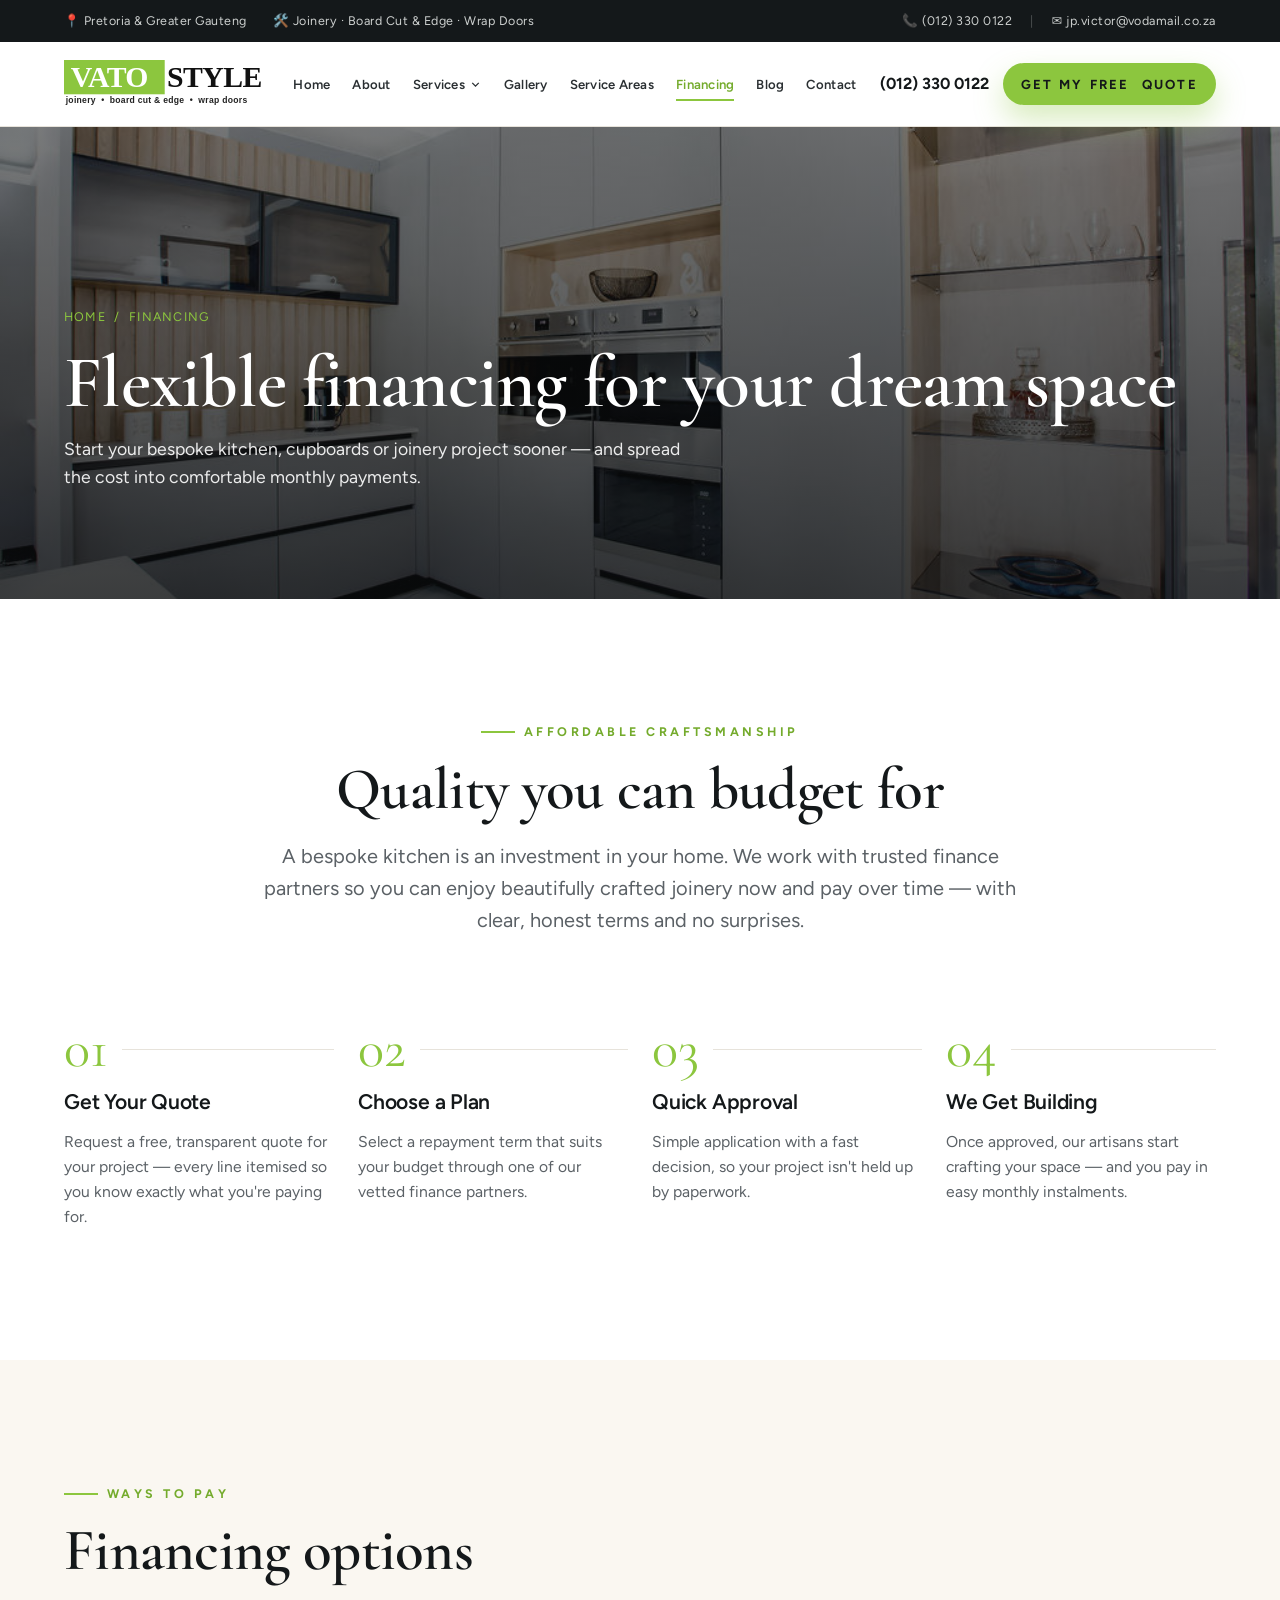
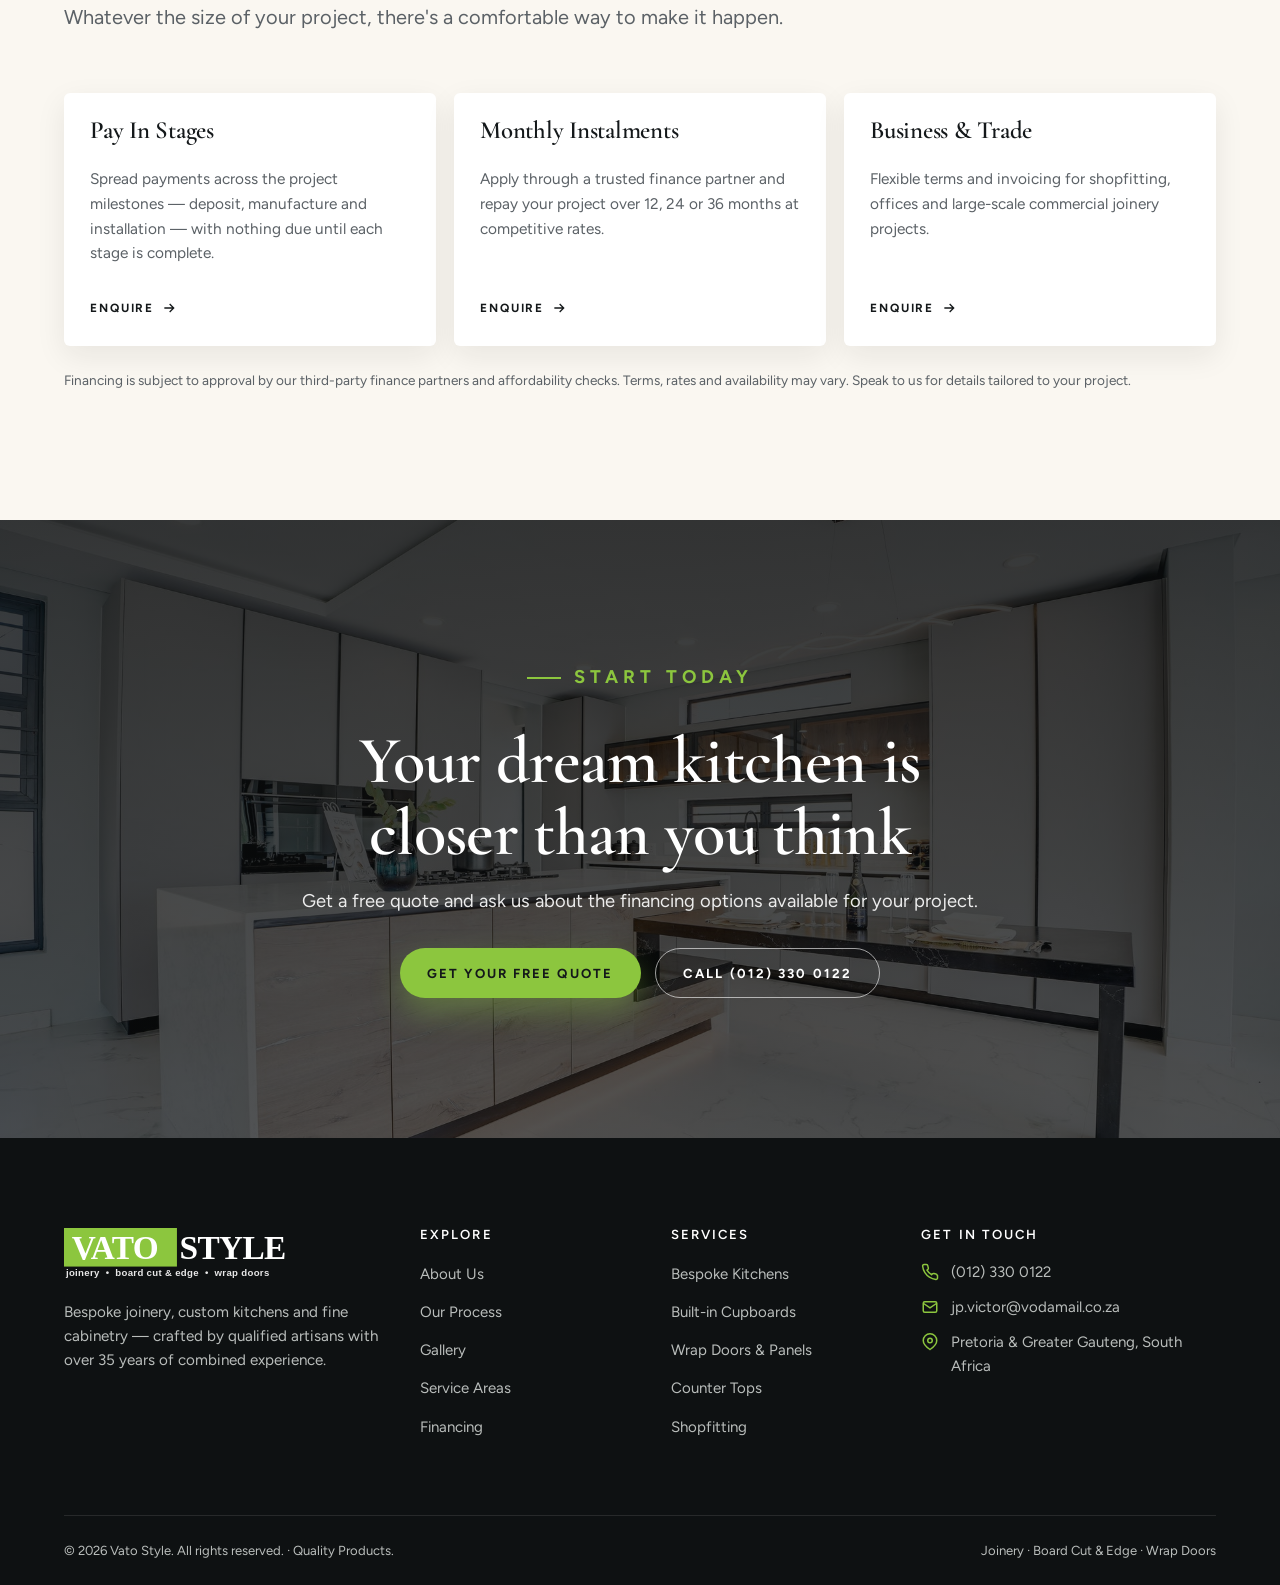
<file: financing.html>
<!DOCTYPE html>
<html lang="en">
<head>
<meta charset="UTF-8">
<meta name="viewport" content="width=device-width, initial-scale=1">
<title>Financing | Vato Style Bespoke Joinery &amp; Kitchens</title>
<meta name="description" content="Flexible financing options for your bespoke kitchen, cupboards or joinery project with Vato Style. Spread the cost and start your project sooner.">
<link rel="icon" href="assets/img/logo.svg">
<link rel="preconnect" href="https://fonts.googleapis.com">
<link rel="preconnect" href="https://fonts.gstatic.com" crossorigin>
<link href="https://fonts.googleapis.com/css2?family=Cormorant+Garamond:ital,wght@0,500;0,600;1,500&family=Figtree:wght@400;500;600;700&display=swap" rel="stylesheet">
<link rel="stylesheet" href="assets/css/style.css">
</head>
<body>

<!-- TOP UTILITY BAR -->
<div class="topbar">
  <div class="wrap">
    <div class="topbar__left">
      <a class="hide-sm" href="index.html">📍 Pretoria &amp; Greater Gauteng</a>
      <a class="hide-sm" href="index.html#process">🛠️ Joinery · Board Cut &amp; Edge · Wrap Doors</a>
    </div>
    <div class="topbar__right">
      <a href="tel:+27123300122">📞 (012) 330 0122</a>
      <span class="sep">|</span>
      <a href="mailto:jp.victor@vodamail.co.za">✉️ jp.victor@vodamail.co.za</a>
    </div>
  </div>
</div>

<!-- HEADER -->
<header class="header" id="header">
  <div class="wrap">
    <a href="index.html" class="brand"><img src="assets/img/logo.svg" alt="Vato Style"></a>
    <nav class="nav">
      <a href="index.html">Home</a>
      <a href="index.html#intro">About</a>
      <div class="nav__item">
        <span class="nav__toggle" tabindex="0" role="button" aria-haspopup="true">Services
          <svg width="13" height="13" viewBox="0 0 24 24" fill="none" stroke="currentColor" stroke-width="2.4"><path d="M6 9l6 6 6-6"/></svg>
        </span>
        <div class="dropdown">
          <a href="quote.html">Bespoke Kitchens</a>
          <a href="quote.html">Built-in Cupboards</a>
          <a href="quote.html">Wrap Doors &amp; Panels</a>
          <a href="quote.html">Counter Tops</a>
          <a href="quote.html">Shopfitting</a>
          <a href="quote.html">Custom Furniture</a>
        </div>
      </div>
      <a href="index.html#portfolio">Gallery</a>
      <a href="index.html#areas">Service Areas</a>
      <a href="financing.html" class="active">Financing</a>
      <a href="index.html#stories">Blog</a>
      <a href="quote.html">Contact</a>
    </nav>
    <div class="header__cta">
      <div class="avail">
        <span class="avail__now"><span class="avail__dot"></span>We're Available Now</span>
        <a href="tel:+27123300122" class="avail__phone">(012) 330 0122</a>
      </div>
      <a href="quote.html" class="btn btn--lime btn--quote">Get My <span>Free&nbsp;</span>Quote</a>
      <button class="burger" id="burger" aria-label="Open menu"><span></span><span></span><span></span></button>
    </div>
  </div>
</header>

<div class="drawer" id="drawer">
  <div class="drawer__top">
    <img src="assets/img/logo-white.svg" alt="Vato Style">
    <button class="drawer__close" id="drawerClose" aria-label="Close menu">&times;</button>
  </div>
  <nav>
    <a href="index.html">Home</a>
    <a href="index.html#intro">About</a>
    <span class="drawer__sublabel">Services</span>
    <div class="drawer__sub">
      <a href="quote.html">Bespoke Kitchens</a>
      <a href="quote.html">Built-in Cupboards</a>
      <a href="quote.html">Wrap Doors &amp; Panels</a>
      <a href="quote.html">Counter Tops</a>
      <a href="quote.html">Shopfitting</a>
      <a href="quote.html">Custom Furniture</a>
    </div>
    <a href="index.html#portfolio">Gallery</a>
    <a href="index.html#areas">Service Areas</a>
    <a href="financing.html">Financing</a>
    <a href="index.html#stories">Blog</a>
    <a href="quote.html">Contact</a>
  </nav>
  <div class="drawer__contact">
    Speak to a master joiner
    <a href="tel:+27123300122">(012) 330 0122</a>
    <a href="mailto:jp.victor@vodamail.co.za">jp.victor@vodamail.co.za</a>
  </div>
</div>

<!-- PAGE HERO -->
<section class="page-hero">
  <div class="page-hero__bg"><img src="assets/img/gallery/hero-rivonia.jpg" alt="Bespoke kitchen"></div>
  <div class="wrap">
    <div class="crumbs"><a href="index.html">Home</a> &nbsp;/&nbsp; Financing</div>
    <h1>Flexible financing for your dream space</h1>
    <p>Start your bespoke kitchen, cupboards or joinery project sooner — and spread the cost into comfortable monthly payments.</p>
  </div>
</section>

<!-- INTRO -->
<section class="section">
  <div class="wrap">
    <div class="section-head center reveal">
      <p class="eyebrow is-centered">Affordable Craftsmanship</p>
      <h2 class="display section-title">Quality you can budget for</h2>
      <p class="lead" style="margin-inline:auto">A bespoke kitchen is an investment in your home. We work with trusted finance partners so you can enjoy beautifully crafted joinery now and pay over time — with clear, honest terms and no surprises.</p>
    </div>

    <div class="process__grid">
      <div class="step reveal"><div class="step__num">01</div><h3>Get Your Quote</h3><p>Request a free, transparent quote for your project — every line itemised so you know exactly what you're paying for.</p></div>
      <div class="step reveal" data-d="1"><div class="step__num">02</div><h3>Choose a Plan</h3><p>Select a repayment term that suits your budget through one of our vetted finance partners.</p></div>
      <div class="step reveal" data-d="2"><div class="step__num">03</div><h3>Quick Approval</h3><p>Simple application with a fast decision, so your project isn't held up by paperwork.</p></div>
      <div class="step reveal" data-d="3"><div class="step__num">04</div><h3>We Get Building</h3><p>Once approved, our artisans start crafting your space — and you pay in easy monthly instalments.</p></div>
    </div>
  </div>
</section>

<!-- OPTIONS -->
<section class="section bg-cream">
  <div class="wrap">
    <div class="section-head reveal">
      <p class="eyebrow">Ways to Pay</p>
      <h2 class="display section-title">Financing options</h2>
      <p class="lead">Whatever the size of your project, there's a comfortable way to make it happen.</p>
    </div>
    <div class="cats__grid" style="grid-template-columns:repeat(3,1fr)">
      <div class="fcard reveal" style="box-shadow:var(--shadow-sm)">
        <div class="fcard__body">
          <h3>Pay In Stages</h3>
          <p>Spread payments across the project milestones — deposit, manufacture and installation — with nothing due until each stage is complete.</p>
          <a href="quote.html" class="link-arrow" style="margin-top:1.1rem;font-size:.74rem">Enquire <svg width="16" height="16" viewBox="0 0 24 24" fill="none" stroke="currentColor" stroke-width="2"><path d="M5 12h14M13 6l6 6-6 6"/></svg></a>
        </div>
      </div>
      <div class="fcard reveal" data-d="1" style="box-shadow:var(--shadow-sm)">
        <div class="fcard__body">
          <h3>Monthly Instalments</h3>
          <p>Apply through a trusted finance partner and repay your project over 12, 24 or 36 months at competitive rates.</p>
          <a href="quote.html" class="link-arrow" style="margin-top:1.1rem;font-size:.74rem">Enquire <svg width="16" height="16" viewBox="0 0 24 24" fill="none" stroke="currentColor" stroke-width="2"><path d="M5 12h14M13 6l6 6-6 6"/></svg></a>
        </div>
      </div>
      <div class="fcard reveal" data-d="2" style="box-shadow:var(--shadow-sm)">
        <div class="fcard__body">
          <h3>Business &amp; Trade</h3>
          <p>Flexible terms and invoicing for shopfitting, offices and large-scale commercial joinery projects.</p>
          <a href="quote.html" class="link-arrow" style="margin-top:1.1rem;font-size:.74rem">Enquire <svg width="16" height="16" viewBox="0 0 24 24" fill="none" stroke="currentColor" stroke-width="2"><path d="M5 12h14M13 6l6 6-6 6"/></svg></a>
        </div>
      </div>
    </div>
    <p class="formnote" style="margin-top:24px">Financing is subject to approval by our third-party finance partners and affordability checks. Terms, rates and availability may vary. Speak to us for details tailored to your project.</p>
  </div>
</section>

<!-- CTA -->
<section class="cta">
  <div class="cta__bg"><img src="assets/img/gallery/hero-main.jpg" alt="Bespoke kitchen"></div>
  <div class="wrap"><div class="cta__inner reveal">
    <p class="eyebrow is-light is-centered">Start Today</p>
    <h2>Your dream kitchen is closer than you think</h2>
    <p>Get a free quote and ask us about the financing options available for your project.</p>
    <div class="cta__actions">
      <a href="quote.html" class="btn btn--lime">Get Your Free Quote</a>
      <a href="tel:+27123300122" class="btn btn--ghost-light">Call (012) 330 0122</a>
    </div>
  </div></div>
</section>

<!-- FOOTER -->
<footer class="footer">
  <div class="wrap">
    <div class="footer__grid">
      <div class="footer__brand">
        <img src="assets/img/logo-white.svg" alt="Vato Style">
        <p>Bespoke joinery, custom kitchens and fine cabinetry — crafted by qualified artisans with over 35 years of combined experience.</p>
      </div>
      <div>
        <h4>Explore</h4>
        <ul>
          <li><a href="index.html#intro">About Us</a></li>
          <li><a href="index.html#process">Our Process</a></li>
          <li><a href="index.html#portfolio">Gallery</a></li>
          <li><a href="index.html#areas">Service Areas</a></li>
          <li><a href="financing.html">Financing</a></li>
        </ul>
      </div>
      <div>
        <h4>Services</h4>
        <ul>
          <li><a href="quote.html">Bespoke Kitchens</a></li>
          <li><a href="quote.html">Built-in Cupboards</a></li>
          <li><a href="quote.html">Wrap Doors &amp; Panels</a></li>
          <li><a href="quote.html">Counter Tops</a></li>
          <li><a href="quote.html">Shopfitting</a></li>
        </ul>
      </div>
      <div>
        <h4>Get In Touch</h4>
        <ul class="footer__contact">
          <li><svg width="18" height="18" viewBox="0 0 24 24" fill="none" stroke="currentColor" stroke-width="2"><path d="M22 16.9v3a2 2 0 0 1-2.2 2 19.8 19.8 0 0 1-8.6-3 19.5 19.5 0 0 1-6-6 19.8 19.8 0 0 1-3-8.6A2 2 0 0 1 4.1 2h3a2 2 0 0 1 2 1.7c.1.9.3 1.8.6 2.7a2 2 0 0 1-.5 2.1L8 9.6a16 16 0 0 0 6 6l1.1-1.1a2 2 0 0 1 2.1-.5c.9.3 1.8.5 2.7.6a2 2 0 0 1 1.7 2z"/></svg><a href="tel:+27123300122">(012) 330 0122</a></li>
          <li><svg width="18" height="18" viewBox="0 0 24 24" fill="none" stroke="currentColor" stroke-width="2"><rect x="3" y="5" width="18" height="14" rx="2"/><path d="M3 7l9 6 9-6"/></svg><a href="mailto:jp.victor@vodamail.co.za">jp.victor@vodamail.co.za</a></li>
          <li><svg width="18" height="18" viewBox="0 0 24 24" fill="none" stroke="currentColor" stroke-width="2"><path d="M21 10c0 6-9 12-9 12s-9-6-9-12a9 9 0 0 1 18 0z"/><circle cx="12" cy="10" r="3"/></svg><span>Pretoria &amp; Greater Gauteng, South Africa</span></li>
        </ul>
      </div>
    </div>
    <div class="footer__bar">
      <span>© <span id="year"></span> Vato Style. All rights reserved. · Quality Products.</span>
      <span>Joinery · Board Cut &amp; Edge · Wrap Doors</span>
    </div>
  </div>
</footer>

<script src="assets/js/main.js"></script>
</body>
</html>
</file>
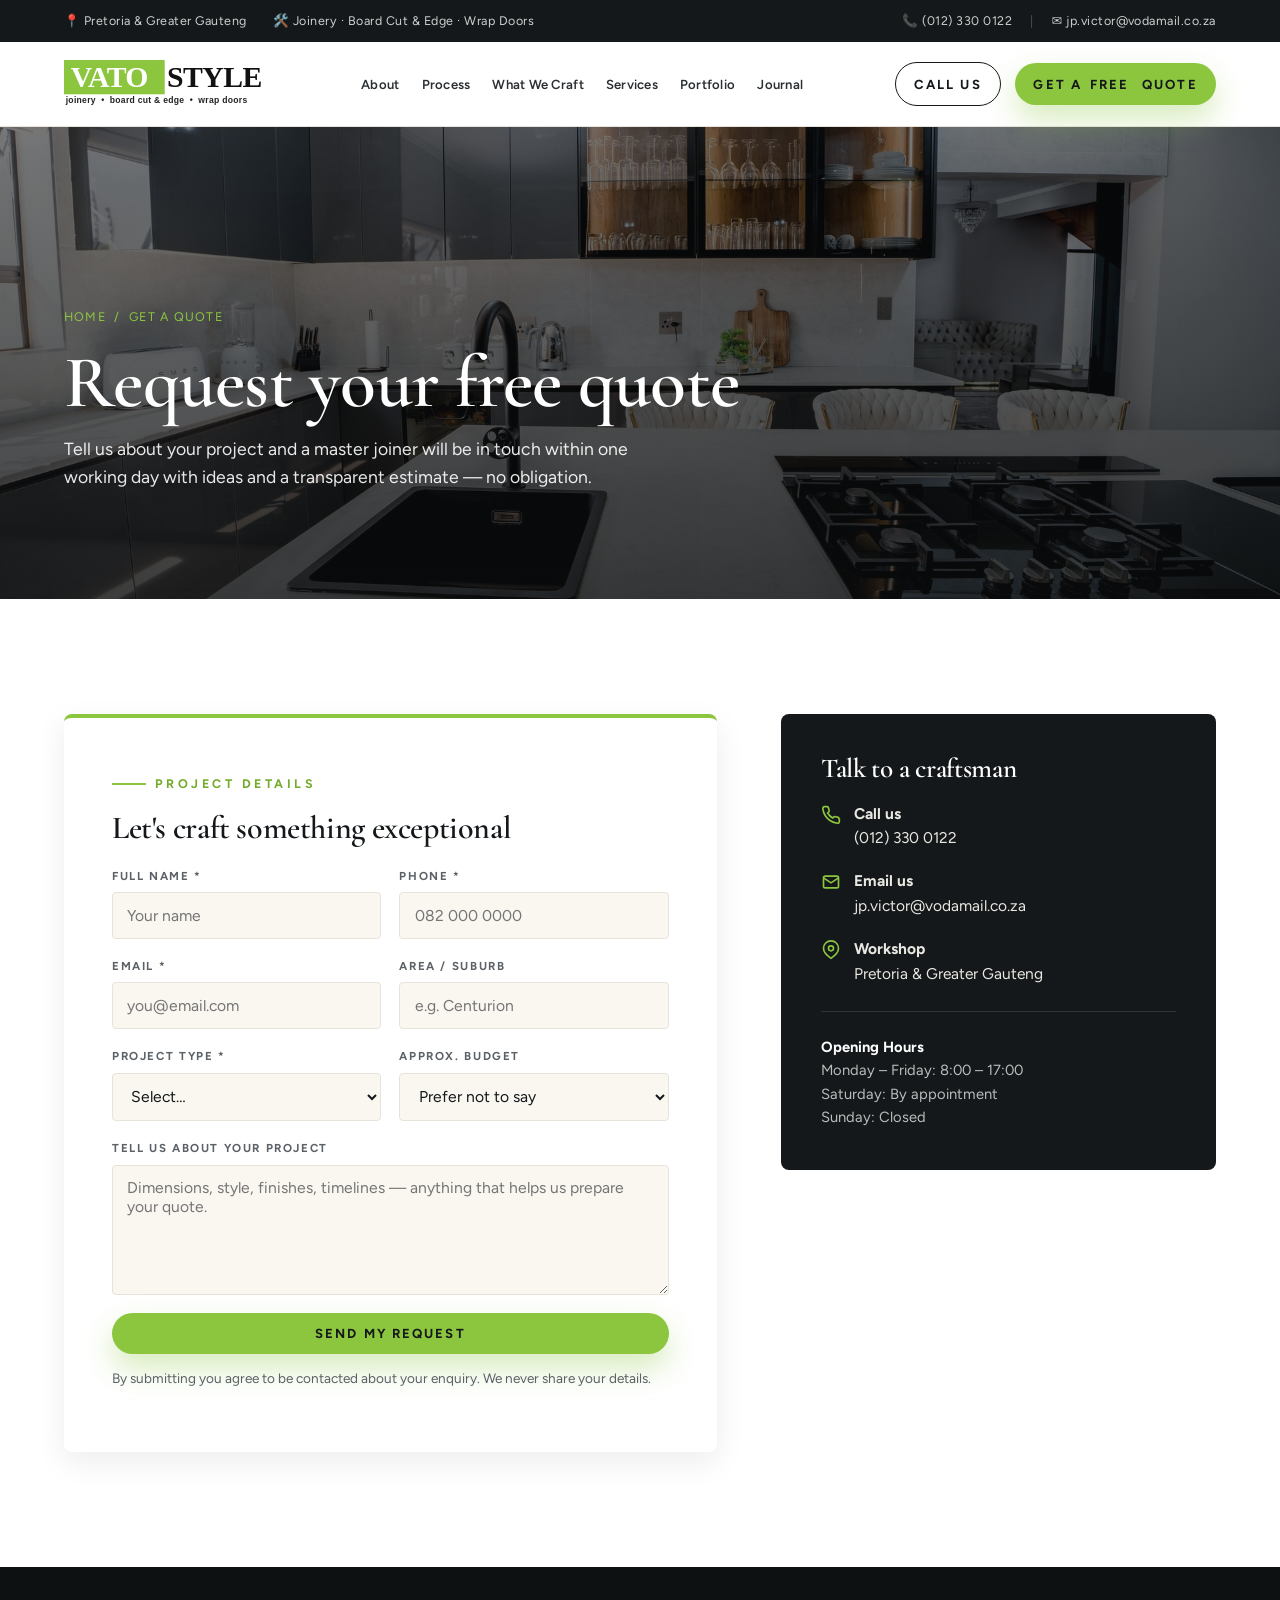
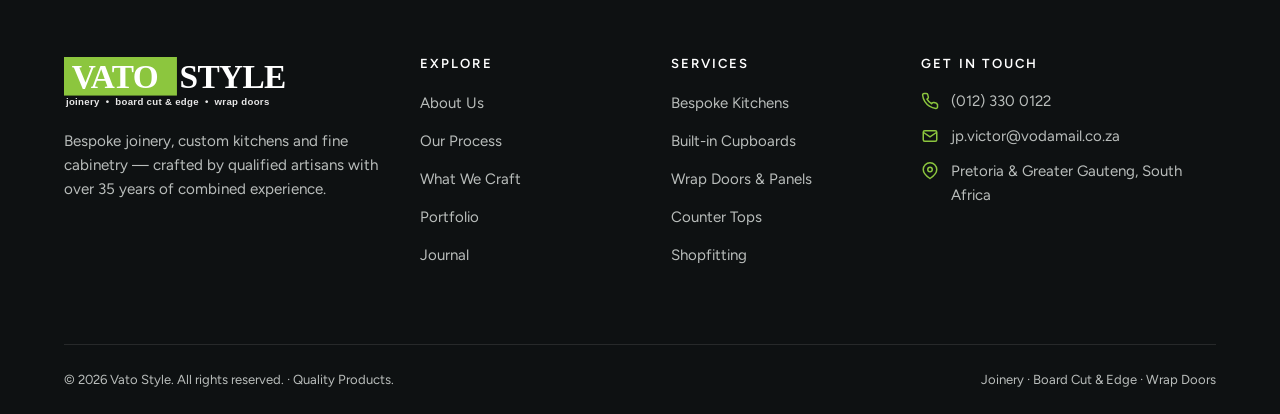
<file: quote.html>
<!DOCTYPE html>
<html lang="en">
<head>
<meta charset="UTF-8">
<meta name="viewport" content="width=device-width, initial-scale=1">
<title>Get a Free Quote | Vato Style Bespoke Joinery</title>
<meta name="description" content="Request a free, no-obligation quote for your bespoke kitchen, cupboards, wrap doors or joinery project from Vato Style.">
<link rel="icon" href="assets/img/logo.svg">
<link rel="preconnect" href="https://fonts.googleapis.com">
<link rel="preconnect" href="https://fonts.gstatic.com" crossorigin>
<link href="https://fonts.googleapis.com/css2?family=Cormorant+Garamond:ital,wght@0,500;0,600;1,500&family=Figtree:wght@400;500;600;700&display=swap" rel="stylesheet">
<link rel="stylesheet" href="assets/css/style.css">
</head>
<body>

<!-- TOP UTILITY BAR -->
<div class="topbar">
  <div class="wrap">
    <div class="topbar__left">
      <a class="hide-sm" href="index.html">📍 Pretoria &amp; Greater Gauteng</a>
      <a class="hide-sm" href="index.html#process">🛠️ Joinery · Board Cut &amp; Edge · Wrap Doors</a>
    </div>
    <div class="topbar__right">
      <a href="tel:+27123300122">📞 (012) 330 0122</a>
      <span class="sep">|</span>
      <a href="mailto:jp.victor@vodamail.co.za">✉️ jp.victor@vodamail.co.za</a>
    </div>
  </div>
</div>

<!-- HEADER -->
<header class="header" id="header">
  <div class="wrap">
    <a href="index.html" class="brand"><img src="assets/img/logo.svg" alt="Vato Style"></a>
    <nav class="nav">
      <a href="index.html#intro">About</a>
      <a href="index.html#process">Process</a>
      <a href="index.html#craft">What We Craft</a>
      <a href="index.html#services">Services</a>
      <a href="index.html#portfolio">Portfolio</a>
      <a href="index.html#stories">Journal</a>
    </nav>
    <div class="header__cta">
      <a href="tel:+27123300122" class="btn btn--ghost btn--phone">Call Us</a>
      <a href="quote.html" class="btn btn--lime btn--quote">Get a <span>Free&nbsp;</span>Quote</a>
      <button class="burger" id="burger" aria-label="Open menu"><span></span><span></span><span></span></button>
    </div>
  </div>
</header>

<div class="drawer" id="drawer">
  <div class="drawer__top">
    <img src="assets/img/logo-white.svg" alt="Vato Style">
    <button class="drawer__close" id="drawerClose" aria-label="Close menu">&times;</button>
  </div>
  <nav>
    <a href="index.html#intro">About</a>
    <a href="index.html#process">Process</a>
    <a href="index.html#craft">What We Craft</a>
    <a href="index.html#services">Services</a>
    <a href="index.html#portfolio">Portfolio</a>
    <a href="index.html#stories">Journal</a>
    <a href="quote.html">Get a Quote</a>
  </nav>
  <div class="drawer__contact">
    Speak to a master joiner
    <a href="tel:+27123300122">(012) 330 0122</a>
    <a href="mailto:jp.victor@vodamail.co.za">jp.victor@vodamail.co.za</a>
  </div>
</div>

<!-- PAGE HERO -->
<section class="page-hero">
  <div class="page-hero__bg"><img src="assets/img/gallery/hero-mkpn25.jpg" alt="Bespoke kitchen"></div>
  <div class="wrap">
    <div class="crumbs"><a href="index.html">Home</a> &nbsp;/&nbsp; Get a Quote</div>
    <h1>Request your free quote</h1>
    <p>Tell us about your project and a master joiner will be in touch within one working day with ideas and a transparent estimate — no obligation.</p>
  </div>
</section>

<!-- FORM + INFO -->
<section class="section">
  <div class="wrap">
    <div class="formwrap">
      <div class="bigform">
        <div class="success" id="quoteSuccess">✅ Thank you! Your request has been received. A member of the Vato Style team will contact you within one working day.</div>
        <form id="quoteForm" novalidate>
          <p class="eyebrow">Project Details</p>
          <h2 class="display" style="font-size:2rem;margin-bottom:1.4rem">Let's craft something exceptional</h2>
          <div class="grid2">
            <div class="field"><label for="f-name">Full Name *</label><input id="f-name" name="name" type="text" placeholder="Your name" required></div>
            <div class="field"><label for="f-phone">Phone *</label><input id="f-phone" name="phone" type="tel" placeholder="082 000 0000" required></div>
          </div>
          <div class="grid2">
            <div class="field"><label for="f-email">Email *</label><input id="f-email" name="email" type="email" placeholder="you@email.com" required></div>
            <div class="field"><label for="f-area">Area / Suburb</label><input id="f-area" name="area" type="text" placeholder="e.g. Centurion"></div>
          </div>
          <div class="grid2">
            <div class="field">
              <label for="f-type">Project Type *</label>
              <select id="f-type" name="project" required>
                <option value="">Select…</option>
                <option>Bespoke Kitchen</option>
                <option>Built-in Cupboards</option>
                <option>Vanities</option>
                <option>Wrap Doors &amp; Panels</option>
                <option>Counter Tops</option>
                <option>Board Cut &amp; Edge</option>
                <option>Shopfitting</option>
                <option>Custom Furniture</option>
                <option>Other</option>
              </select>
            </div>
            <div class="field">
              <label for="f-budget">Approx. Budget</label>
              <select id="f-budget" name="budget">
                <option value="">Prefer not to say</option>
                <option>Under R50 000</option>
                <option>R50 000 – R100 000</option>
                <option>R100 000 – R250 000</option>
                <option>R250 000+</option>
              </select>
            </div>
          </div>
          <div class="field"><label for="f-msg">Tell us about your project</label><textarea id="f-msg" name="message" placeholder="Dimensions, style, finishes, timelines — anything that helps us prepare your quote."></textarea></div>
          <button type="submit" class="btn btn--lime btn--block">Send My Request</button>
          <p class="formnote">By submitting you agree to be contacted about your enquiry. We never share your details.</p>
        </form>
      </div>

      <aside class="info-card">
        <h3>Talk to a craftsman</h3>
        <ul>
          <li><svg width="20" height="20" viewBox="0 0 24 24" fill="none" stroke="currentColor" stroke-width="2"><path d="M22 16.9v3a2 2 0 0 1-2.2 2 19.8 19.8 0 0 1-8.6-3 19.5 19.5 0 0 1-6-6 19.8 19.8 0 0 1-3-8.6A2 2 0 0 1 4.1 2h3a2 2 0 0 1 2 1.7c.1.9.3 1.8.6 2.7a2 2 0 0 1-.5 2.1L8 9.6a16 16 0 0 0 6 6l1.1-1.1a2 2 0 0 1 2.1-.5c.9.3 1.8.5 2.7.6a2 2 0 0 1 1.7 2z"/></svg><div><b>Call us</b><br><a href="tel:+27123300122">(012) 330 0122</a></div></li>
          <li><svg width="20" height="20" viewBox="0 0 24 24" fill="none" stroke="currentColor" stroke-width="2"><rect x="3" y="5" width="18" height="14" rx="2"/><path d="M3 7l9 6 9-6"/></svg><div><b>Email us</b><br><a href="mailto:jp.victor@vodamail.co.za">jp.victor@vodamail.co.za</a></div></li>
          <li><svg width="20" height="20" viewBox="0 0 24 24" fill="none" stroke="currentColor" stroke-width="2"><path d="M21 10c0 6-9 12-9 12s-9-6-9-12a9 9 0 0 1 18 0z"/><circle cx="12" cy="10" r="3"/></svg><div><b>Workshop</b><br>Pretoria &amp; Greater Gauteng</div></li>
        </ul>
        <div class="hours">
          <b style="color:#fff">Opening Hours</b><br>
          Monday – Friday: 8:00 – 17:00<br>
          Saturday: By appointment<br>
          Sunday: Closed
        </div>
      </aside>
    </div>
  </div>
</section>

<!-- FOOTER -->
<footer class="footer">
  <div class="wrap">
    <div class="footer__grid">
      <div class="footer__brand">
        <img src="assets/img/logo-white.svg" alt="Vato Style">
        <p>Bespoke joinery, custom kitchens and fine cabinetry — crafted by qualified artisans with over 35 years of combined experience.</p>
      </div>
      <div>
        <h4>Explore</h4>
        <ul>
          <li><a href="index.html#intro">About Us</a></li>
          <li><a href="index.html#process">Our Process</a></li>
          <li><a href="index.html#craft">What We Craft</a></li>
          <li><a href="index.html#portfolio">Portfolio</a></li>
          <li><a href="index.html#stories">Journal</a></li>
        </ul>
      </div>
      <div>
        <h4>Services</h4>
        <ul>
          <li><a href="quote.html">Bespoke Kitchens</a></li>
          <li><a href="quote.html">Built-in Cupboards</a></li>
          <li><a href="quote.html">Wrap Doors &amp; Panels</a></li>
          <li><a href="quote.html">Counter Tops</a></li>
          <li><a href="quote.html">Shopfitting</a></li>
        </ul>
      </div>
      <div>
        <h4>Get In Touch</h4>
        <ul class="footer__contact">
          <li><svg width="18" height="18" viewBox="0 0 24 24" fill="none" stroke="currentColor" stroke-width="2"><path d="M22 16.9v3a2 2 0 0 1-2.2 2 19.8 19.8 0 0 1-8.6-3 19.5 19.5 0 0 1-6-6 19.8 19.8 0 0 1-3-8.6A2 2 0 0 1 4.1 2h3a2 2 0 0 1 2 1.7c.1.9.3 1.8.6 2.7a2 2 0 0 1-.5 2.1L8 9.6a16 16 0 0 0 6 6l1.1-1.1a2 2 0 0 1 2.1-.5c.9.3 1.8.5 2.7.6a2 2 0 0 1 1.7 2z"/></svg><a href="tel:+27123300122">(012) 330 0122</a></li>
          <li><svg width="18" height="18" viewBox="0 0 24 24" fill="none" stroke="currentColor" stroke-width="2"><rect x="3" y="5" width="18" height="14" rx="2"/><path d="M3 7l9 6 9-6"/></svg><a href="mailto:jp.victor@vodamail.co.za">jp.victor@vodamail.co.za</a></li>
          <li><svg width="18" height="18" viewBox="0 0 24 24" fill="none" stroke="currentColor" stroke-width="2"><path d="M21 10c0 6-9 12-9 12s-9-6-9-12a9 9 0 0 1 18 0z"/><circle cx="12" cy="10" r="3"/></svg><span>Pretoria &amp; Greater Gauteng, South Africa</span></li>
        </ul>
      </div>
    </div>
    <div class="footer__bar">
      <span>© <span id="year"></span> Vato Style. All rights reserved. · Quality Products.</span>
      <span>Joinery · Board Cut &amp; Edge · Wrap Doors</span>
    </div>
  </div>
</footer>

<script src="assets/js/main.js"></script>
</body>
</html>
</file>
<file: assets/css/style.css>
/* =====================================================================
   VATO STYLE — Bespoke Joinery & Kitchens
   Conversion architecture: Website A (Newmark Hotels)
   Visual design language: Website B (Moremi Kitchens — Shopify "Prestige")
   Brand: Vato Style logo (lime green + black)
   ===================================================================== */

/* ---------- Design tokens ---------- */
:root{
  /* Brand */
  --lime:        #8CC63E;
  --lime-dark:   #74ab2c;
  --lime-soft:   #eef7df;
  --ink:         #14181a;   /* near-black, warm */
  --ink-2:       #2a2f32;
  --ink-soft:    #5b6166;
  --line:        #e7e3db;

  /* Neutrals — B's warm gallery palette */
  --cream:       #faf7f1;
  --cream-2:     #f3efe7;
  --sand:        #ece6da;
  --white:       #ffffff;

  /* Typography */
  --font-body:    'Figtree', 'Nunito Sans', system-ui, -apple-system, Arial, sans-serif;
  --font-display: 'Cormorant Garamond', 'Figtree', Georgia, serif;

  /* Rhythm */
  --maxw: 1280px;
  --gutter: clamp(20px, 5vw, 64px);
  --radius: 4px;
  --shadow-sm: 0 10px 30px rgba(20,24,26,.08);
  --shadow-lg: 0 30px 70px rgba(20,24,26,.16);
  --ease: cubic-bezier(.22,.61,.36,1);
}

/* ---------- Reset ---------- */
*,*::before,*::after{box-sizing:border-box}
html{scroll-behavior:smooth;-webkit-text-size-adjust:100%}
body{
  margin:0;
  font-family:var(--font-body);
  color:var(--ink);
  background:var(--white);
  line-height:1.6;
  font-size:17px;
  -webkit-font-smoothing:antialiased;
  overflow-x:hidden;
}
img{max-width:100%;display:block}
a{color:inherit;text-decoration:none}
button{font-family:inherit;cursor:pointer;border:0;background:none}
ul{margin:0;padding:0;list-style:none}
h1,h2,h3,h4{margin:0;font-weight:600;line-height:1.08;letter-spacing:-.01em}

/* ---------- Typographic scale ---------- */
.display{
  font-family:var(--font-display);
  font-weight:600;
  line-height:1.02;
  letter-spacing:-.012em;
}
.eyebrow{
  font-size:.78rem;
  font-weight:700;
  letter-spacing:.28em;
  text-transform:uppercase;
  color:var(--lime-dark);
  display:inline-flex;align-items:center;gap:.7em;
  margin:0 0 1.1rem;
}
.eyebrow::before{content:"";width:34px;height:2px;background:var(--lime)}
.eyebrow.is-light{color:var(--lime)}
.eyebrow.is-centered{justify-content:center}

/* ---------- Layout helpers ---------- */
.wrap{max-width:var(--maxw);margin-inline:auto;padding-inline:var(--gutter)}
.section{padding-block:clamp(64px,9vw,128px)}
.section--tight{padding-block:clamp(48px,6vw,80px)}
.bg-cream{background:var(--cream)}
.bg-ink{background:var(--ink);color:#f3f1ec}
.bg-sand{background:var(--cream-2)}
.center{text-align:center}
.lead{font-size:clamp(1.05rem,1.6vw,1.25rem);color:var(--ink-soft);max-width:60ch}
.section-head{max-width:760px;margin-bottom:clamp(34px,5vw,60px)}
.section-head.center{margin-inline:auto}
.section-title{font-size:clamp(2.1rem,4.6vw,3.7rem)}

/* ---------- Buttons ---------- */
.btn{
  display:inline-flex;align-items:center;justify-content:center;gap:.6em;
  padding:1.02em 2.1em;
  font-size:.82rem;font-weight:700;letter-spacing:.16em;text-transform:uppercase;
  border-radius:50px;
  transition:transform .35s var(--ease), background .35s var(--ease), color .35s var(--ease), box-shadow .35s var(--ease);
  white-space:nowrap;
}
.btn:hover{transform:translateY(-2px)}
.btn--lime{background:var(--lime);color:var(--ink);box-shadow:0 14px 30px rgba(140,198,62,.35)}
.btn--lime:hover{background:var(--lime-dark);color:#fff}
.btn--ink{background:var(--ink);color:#fff}
.btn--ink:hover{background:#000}
.btn--ghost{border:1.5px solid currentColor;color:var(--ink)}
.btn--ghost:hover{background:var(--ink);color:#fff;border-color:var(--ink)}
.btn--ghost-light{border:1.5px solid rgba(255,255,255,.6);color:#fff}
.btn--ghost-light:hover{background:#fff;color:var(--ink)}
.btn--block{width:100%}
.link-arrow{
  display:inline-flex;align-items:center;gap:.55em;
  font-size:.8rem;font-weight:700;letter-spacing:.16em;text-transform:uppercase;
  color:var(--ink);
}
.link-arrow svg{transition:transform .35s var(--ease)}
.link-arrow:hover svg{transform:translateX(6px)}
.link-arrow.is-light{color:#fff}

/* =====================================================================
   TOP UTILITY BAR + HEADER
   ===================================================================== */
.topbar{
  background:var(--ink);color:#cdd0cf;
  font-size:.78rem;letter-spacing:.04em;
}
.topbar .wrap{display:flex;align-items:center;justify-content:space-between;min-height:42px;gap:18px}
.topbar a{display:inline-flex;align-items:center;gap:.5em;transition:color .25s}
.topbar a:hover{color:var(--lime)}
.topbar__left{display:flex;gap:26px;flex-wrap:wrap}
.topbar__right{display:flex;gap:18px;align-items:center}
.topbar__right .sep{opacity:.3}
@media(max-width:860px){.topbar__left .hide-sm{display:none}}

.header{
  position:sticky;top:0;z-index:60;
  background:rgba(255,255,255,.96);
  backdrop-filter:saturate(140%) blur(10px);
  border-bottom:1px solid var(--line);
  transition:box-shadow .3s;
}
.header.is-stuck{box-shadow:0 8px 30px rgba(0,0,0,.07)}
.header .wrap{display:flex;align-items:center;justify-content:space-between;gap:20px;min-height:84px}
.brand{display:flex;align-items:center;flex-shrink:0}
.brand img{height:48px;width:auto}
.nav{display:flex;align-items:center;gap:22px}
.nav>a,.nav__toggle{
  font-size:.82rem;font-weight:600;letter-spacing:.02em;color:var(--ink-2);
  position:relative;padding-block:6px;white-space:nowrap;display:inline-flex;align-items:center;gap:.3em;
}
.nav>a::after,.nav__toggle::after{
  content:"";position:absolute;left:0;bottom:0;height:2px;width:0;background:var(--lime);
  transition:width .3s var(--ease);
}
.nav>a:hover::after,.nav>a.active::after,.nav__item:hover .nav__toggle::after{width:100%}
.nav>a.active{color:var(--lime-dark)}

/* Services dropdown */
.nav__item{position:relative}
.nav__toggle{cursor:pointer}
.nav__toggle svg{transition:transform .3s var(--ease)}
.nav__item:hover .nav__toggle svg{transform:rotate(180deg)}
.dropdown{
  position:absolute;top:100%;left:50%;transform:translateX(-50%) translateY(10px);
  min-width:230px;background:#fff;border:1px solid var(--line);border-radius:10px;
  box-shadow:var(--shadow-lg);padding:8px;opacity:0;visibility:hidden;transition:.25s var(--ease);
  z-index:70;
}
.nav__item:hover .dropdown,.nav__item:focus-within .dropdown{opacity:1;visibility:visible;transform:translateX(-50%) translateY(6px)}
.dropdown a{
  display:block;padding:.62em .8em;font-size:.85rem;font-weight:500;color:var(--ink-2);
  border-radius:6px;white-space:nowrap;transition:.2s;
}
.dropdown a:hover{background:var(--lime-soft);color:var(--ink)}

/* Availability indicator */
.avail{display:flex;align-items:center;gap:14px;flex-shrink:0}
.avail__now{display:inline-flex;align-items:center;gap:.5em;font-size:.74rem;font-weight:700;
  letter-spacing:.08em;text-transform:uppercase;color:var(--lime-dark)}
.avail__dot{width:9px;height:9px;border-radius:50%;background:var(--lime);
  box-shadow:0 0 0 0 rgba(140,198,62,.6);animation:pulse 1.8s infinite}
@keyframes pulse{
  0%{box-shadow:0 0 0 0 rgba(140,198,62,.55)}
  70%{box-shadow:0 0 0 9px rgba(140,198,62,0)}
  100%{box-shadow:0 0 0 0 rgba(140,198,62,0)}
}
.avail__phone{font-size:1rem;font-weight:700;color:var(--ink);white-space:nowrap}
.avail__phone:hover{color:var(--lime-dark)}

.header__cta{display:flex;align-items:center;gap:14px}
.header__cta .btn{padding:.78em 1.4em}
.burger{display:none;flex-direction:column;gap:5px;padding:8px}
.burger span{width:26px;height:2px;background:var(--ink);transition:.3s}
@media(max-width:1340px){.avail__now{display:none}}
@media(max-width:1200px){
  .nav,.avail{display:none}
  .burger{display:flex}
  .header__cta .btn--phone{display:none}
}
@media(max-width:520px){
  .header__cta .btn--quote span{display:none}
}

/* Mobile drawer — services submenu */
.drawer__sub{display:flex;flex-direction:column}
.drawer__sub>a{font-family:var(--font-body)!important;font-size:1.05rem!important;
  padding:.5em 0 .5em 16px!important;border-bottom:1px solid rgba(255,255,255,.06)!important;color:#cfd3d1}
.drawer__sublabel{font-family:var(--font-display);font-size:2rem;padding-block:10px;
  border-bottom:1px solid rgba(255,255,255,.12)}

/* Mobile drawer */
.drawer{
  position:fixed;inset:0;z-index:80;
  background:var(--ink);color:#fff;
  display:flex;flex-direction:column;
  padding:28px var(--gutter);
  transform:translateX(100%);transition:transform .4s var(--ease);
  overflow-y:auto;
}
.drawer.open{transform:translateX(0)}
.drawer__top{display:flex;justify-content:space-between;align-items:center;margin-bottom:40px}
.drawer__top img{height:42px}
.drawer__close{font-size:30px;color:#fff;line-height:1}
.drawer nav{display:flex;flex-direction:column;gap:6px}
.drawer nav a{
  font-family:var(--font-display);font-size:2rem;padding-block:10px;
  border-bottom:1px solid rgba(255,255,255,.12);
}
.drawer nav a:hover{color:var(--lime)}
.drawer__contact{margin-top:auto;padding-top:30px;font-size:.95rem;color:#b9bdbb}
.drawer__contact a{display:block;margin-top:8px;color:var(--lime)}

/* =====================================================================
   HERO  (split layout: headline + trust  |  lead-capture form)
   ===================================================================== */
.hero{position:relative;overflow:hidden;background:var(--ink);isolation:isolate}
.hero__bg{position:absolute;inset:0;z-index:-2}
.hero__bg img{position:absolute;inset:0;width:100%;height:100%;object-fit:cover;
  opacity:0;transition:opacity 1.6s var(--ease);transform:scale(1.06)}
.hero__bg img.active{opacity:1}
.hero__bg::after{
  content:"";position:absolute;inset:0;
  background:linear-gradient(90deg,rgba(8,10,11,.92) 0%,rgba(8,10,11,.78) 38%,rgba(8,10,11,.5) 70%,rgba(8,10,11,.4) 100%);
}
@media(max-width:900px){
  .hero__bg::after{background:linear-gradient(180deg,rgba(8,10,11,.78) 0%,rgba(8,10,11,.88) 100%)}
}
.hero__grid{
  position:relative;z-index:1;width:100%;max-width:var(--maxw);margin-inline:auto;
  padding:clamp(48px,8vh,84px) var(--gutter) clamp(48px,8vh,80px);
  display:grid;grid-template-columns:1.08fr .92fr;gap:clamp(32px,5vw,70px);align-items:center;
}

/* Left column */
.hero__left{color:#fff;max-width:660px}
.hero__eyebrow{
  font-size:.8rem;font-weight:700;letter-spacing:.22em;text-transform:uppercase;
  color:var(--lime);display:flex;align-items:center;gap:.7em;margin-bottom:1.2rem;
}
.hero__h1{
  font-family:var(--font-body);font-weight:800;text-transform:uppercase;
  font-size:clamp(2.4rem,5.2vw,4.4rem);line-height:.96;letter-spacing:-.01em;color:#fff;
  margin-bottom:1.2rem;text-shadow:0 2px 30px rgba(0,0,0,.35);
}
.hero__h1 em{font-style:normal;color:var(--lime)}
.hero__sub{font-size:clamp(1.02rem,1.5vw,1.2rem);color:rgba(255,255,255,.92);margin-bottom:1.6rem;max-width:46ch}
.hero__reviews{display:flex;gap:12px;flex-wrap:wrap;margin-bottom:1.5rem}
.review-badge{
  display:flex;align-items:center;gap:10px;
  background:rgba(255,255,255,.08);border:1px solid rgba(255,255,255,.16);
  padding:9px 15px;border-radius:10px;backdrop-filter:blur(4px);
}
.review-badge__icon{width:26px;height:26px;border-radius:50%;display:grid;place-items:center;
  font-weight:800;font-size:.95rem;flex-shrink:0;background:#fff}
.review-badge__icon.g{color:#4285F4}
.review-badge__icon.f{background:#1877F2;color:#fff}
.review-badge__txt{line-height:1.15}
.review-badge__txt b{font-size:.95rem;display:flex;align-items:center;gap:6px}
.review-badge__txt .stars{color:#FBBC05;letter-spacing:1px;font-size:.8rem}
.review-badge__txt span{font-size:.72rem;color:rgba(255,255,255,.65)}
.hero__trust{display:grid;gap:.7rem}
.hero__trust li{display:flex;align-items:center;gap:.7em;font-weight:600;font-size:1rem;color:#fff}
.hero__trust svg{flex-shrink:0;width:22px;height:22px;color:var(--ink);background:var(--lime);
  border-radius:50%;padding:4px}

/* Right column — lead form */
.hero__form{
  background:rgba(20,24,26,.82);backdrop-filter:blur(10px);
  border:1px solid rgba(255,255,255,.12);border-radius:16px;
  padding:clamp(22px,2.3vw,32px);box-shadow:var(--shadow-lg);
}
.hero__form h3{font-size:clamp(1.3rem,2.2vw,1.7rem);font-weight:800;text-transform:uppercase;
  letter-spacing:.01em;color:#fff;line-height:1.05}
.hero__form .hf-sub{font-size:.85rem;color:rgba(255,255,255,.6);margin:.5rem 0 1.3rem}
.hf-row{display:grid;grid-template-columns:1fr 1fr;gap:12px;margin-bottom:12px}
.hero__form input,.hero__form select,.hero__form textarea{
  width:100%;font-family:inherit;font-size:.95rem;color:#fff;
  background:rgba(255,255,255,.07);border:1px solid rgba(255,255,255,.18);
  border-radius:9px;padding:.92em 1.05em;margin-bottom:12px;transition:.2s;
}
.hero__form textarea{min-height:74px;resize:vertical;margin-bottom:14px}
.hero__form input::placeholder,.hero__form textarea::placeholder{color:rgba(255,255,255,.5)}
.hero__form select{color:rgba(255,255,255,.6);appearance:none;
  background-image:url("data:image/svg+xml,%3Csvg xmlns='http://www.w3.org/2000/svg' width='16' height='16' viewBox='0 0 24 24' fill='none' stroke='%23ffffff' stroke-width='2'%3E%3Cpath d='M6 9l6 6 6-6'/%3E%3C/svg%3E");
  background-repeat:no-repeat;background-position:right 1em center;padding-right:2.6em}
.hero__form select option{color:#14181a}
.hero__form input:focus,.hero__form select:focus,.hero__form textarea:focus{
  outline:none;border-color:var(--lime);background:rgba(255,255,255,.12);
  box-shadow:0 0 0 3px rgba(140,198,62,.25)}
.hero__form .btn{width:100%;font-size:.9rem;padding:1.15em 1.5em;box-shadow:0 14px 30px rgba(140,198,62,.3)}
.hero__form .hf-note{text-align:center;font-size:.74rem;color:rgba(255,255,255,.5);margin-top:.9rem}
.hero__form .success{margin-bottom:0}
@media(max-width:900px){
  .hero__grid{grid-template-columns:1fr;gap:34px}
  .hero__left{max-width:none}
}
@media(max-width:430px){.hf-row{grid-template-columns:1fr}}

/* =====================================================================
   QUICK QUOTE BAR  (A: booking / check-availability widget)
   ===================================================================== */
.quotebar{position:relative;z-index:10;margin-top:clamp(34px,5vw,56px)}
.quotebar__card{
  background:#fff;border-radius:6px;box-shadow:var(--shadow-lg);
  padding:clamp(22px,3vw,34px) clamp(22px,3vw,40px);
  display:grid;grid-template-columns:repeat(4,1fr) auto;gap:18px 22px;align-items:end;
  border-top:4px solid var(--lime);
}
.quotebar__head{grid-column:1/-1;display:flex;align-items:center;gap:14px;margin-bottom:2px}
.quotebar__head h3{font-family:var(--font-display);font-size:1.7rem}
.quotebar__head p{margin:0;color:var(--ink-soft);font-size:.92rem}
.field{display:flex;flex-direction:column;gap:7px}
.field label{font-size:.72rem;font-weight:700;letter-spacing:.14em;text-transform:uppercase;color:var(--ink-soft)}
.field input,.field select,.field textarea{
  font-family:inherit;font-size:.98rem;color:var(--ink);
  padding:.82em .9em;border:1px solid var(--line);border-radius:var(--radius);
  background:var(--cream);transition:.25s;width:100%;
}
.field input:focus,.field select:focus,.field textarea:focus{
  outline:none;border-color:var(--lime);background:#fff;box-shadow:0 0 0 3px var(--lime-soft);
}
.quotebar .btn{height:fit-content}
@media(max-width:980px){.quotebar__card{grid-template-columns:repeat(2,1fr)}.quotebar .btn{grid-column:1/-1}}
@media(max-width:560px){.quotebar__card{grid-template-columns:1fr}}

/* =====================================================================
   INTRO BAND  (A: "world-class management company")
   ===================================================================== */
.intro{position:relative;overflow:hidden}
.intro__grid{display:grid;grid-template-columns:1.05fr .95fr;gap:clamp(40px,6vw,90px);align-items:center}
.intro__title{font-size:clamp(2rem,4vw,3.3rem)}
.intro__title em{font-style:italic;color:var(--lime-dark)}
.intro__text{margin-top:1.4rem;color:var(--ink-soft);font-size:1.08rem}
.intro__text p+p{margin-top:1rem}
.intro__stats{display:flex;gap:38px;margin-top:2.3rem;flex-wrap:wrap}
.stat b{font-family:var(--font-display);font-size:clamp(2.4rem,4vw,3.3rem);color:var(--ink);display:block;line-height:1}
.stat span{font-size:.78rem;letter-spacing:.14em;text-transform:uppercase;color:var(--ink-soft)}
.intro__media{position:relative}
.intro__media img{border-radius:6px;box-shadow:var(--shadow-lg);width:100%;height:100%;object-fit:cover;aspect-ratio:4/5}
.intro__badge{
  position:absolute;left:-26px;bottom:-26px;background:var(--lime);color:var(--ink);
  border-radius:6px;padding:22px 26px;box-shadow:var(--shadow-sm);max-width:230px;
}
.intro__badge b{font-family:var(--font-display);font-size:2.6rem;line-height:.9;display:block}
.intro__badge span{font-size:.86rem;font-weight:600}
@media(max-width:900px){.intro__grid{grid-template-columns:1fr}.intro__media{order:-1}.intro__badge{left:14px;bottom:14px}}

/* =====================================================================
   PROCESS  (B design language — 4-step concept→execution)
   ===================================================================== */
.process__grid{display:grid;grid-template-columns:repeat(4,1fr);gap:24px;margin-top:14px}
.step{position:relative;padding-top:26px}
.step__num{
  font-family:var(--font-display);font-size:3.4rem;color:var(--lime);line-height:1;
  display:flex;align-items:baseline;gap:.4rem;
}
.step__num::after{content:"";flex:1;height:1px;background:var(--line);margin-left:8px;align-self:center}
.step h3{font-size:1.32rem;margin:.9rem 0 .5rem}
.step p{color:var(--ink-soft);font-size:.98rem}
@media(max-width:860px){.process__grid{grid-template-columns:1fr 1fr;gap:34px 24px}}
@media(max-width:480px){.process__grid{grid-template-columns:1fr}}

/* =====================================================================
   CATEGORY GRID  (A: "Destinations")  — What We Craft
   ===================================================================== */
.cats__grid{display:grid;grid-template-columns:repeat(3,1fr);gap:18px}
.cat{
  position:relative;border-radius:6px;overflow:hidden;min-height:340px;
  display:flex;align-items:flex-end;color:#fff;isolation:isolate;
}
.cat--tall{grid-row:span 2;min-height:auto}
.cat img{position:absolute;inset:0;width:100%;height:100%;object-fit:cover;z-index:-2;
  transition:transform 1s var(--ease)}
.cat::after{content:"";position:absolute;inset:0;z-index:-1;
  background:linear-gradient(180deg,rgba(10,12,13,0) 30%,rgba(10,12,13,.85) 100%)}
.cat:hover img{transform:scale(1.07)}
.cat__body{padding:28px;width:100%}
.cat__body h3{font-family:var(--font-display);font-size:1.9rem;margin-bottom:.2rem}
.cat__body p{font-size:.92rem;color:rgba(255,255,255,.82);margin:0 0 .9rem}
.cat__link{font-size:.74rem;font-weight:700;letter-spacing:.16em;text-transform:uppercase;
  display:inline-flex;align-items:center;gap:.5em;color:#fff}
.cat__link span{color:var(--lime)}
@media(max-width:860px){.cats__grid{grid-template-columns:1fr 1fr}.cat--tall{grid-row:auto}}
@media(max-width:520px){.cats__grid{grid-template-columns:1fr}}

/* Service areas strip (A had a map under Destinations) */
.areas{display:flex;flex-wrap:wrap;gap:12px 10px;align-items:center;margin-top:34px}
.areas span:first-child{font-size:.76rem;font-weight:700;letter-spacing:.16em;text-transform:uppercase;color:var(--ink-soft);margin-right:6px}
.areas a{
  font-size:.86rem;font-weight:600;padding:.5em 1.05em;border:1px solid var(--line);border-radius:50px;
  transition:.25s;color:var(--ink-2);
}
.areas a:hover{background:var(--ink);color:#fff;border-color:var(--ink)}

/* =====================================================================
   FEATURED SERVICES SLIDER  (A: "Featured experiences")
   ===================================================================== */
.feat__head{display:flex;justify-content:space-between;align-items:flex-end;gap:24px;flex-wrap:wrap;margin-bottom:38px}
.slider{position:relative}
.slider__track{display:flex;gap:24px;overflow-x:auto;scroll-snap-type:x mandatory;
  padding-bottom:8px;scrollbar-width:none;scroll-behavior:smooth}
.slider__track::-webkit-scrollbar{display:none}
.fcard{
  scroll-snap-align:start;flex:0 0 clamp(280px,32%,400px);
  background:#fff;border-radius:6px;overflow:hidden;box-shadow:var(--shadow-sm);
  display:flex;flex-direction:column;transition:transform .4s var(--ease),box-shadow .4s var(--ease);
}
.fcard:hover{transform:translateY(-6px);box-shadow:var(--shadow-lg)}
.fcard__media{position:relative;aspect-ratio:4/3;overflow:hidden}
.fcard__media img{width:100%;height:100%;object-fit:cover;transition:transform .9s var(--ease)}
.fcard:hover .fcard__media img{transform:scale(1.06)}
.fcard__tag{position:absolute;top:14px;left:14px;background:var(--lime);color:var(--ink);
  font-size:.68rem;font-weight:700;letter-spacing:.12em;text-transform:uppercase;padding:.45em .9em;border-radius:50px}
.fcard__body{padding:24px 26px 28px;display:flex;flex-direction:column;flex:1}
.fcard__body h3{font-family:var(--font-display);font-size:1.55rem;margin-bottom:.5rem}
.fcard__body p{color:var(--ink-soft);font-size:.96rem;flex:1}
.fcard__body .link-arrow{margin-top:1.1rem;font-size:.74rem}
.slider__nav{display:flex;gap:10px}
.slider__nav button{
  width:50px;height:50px;border-radius:50%;border:1.5px solid var(--line);color:var(--ink);
  display:grid;place-items:center;transition:.3s;background:#fff;
}
.slider__nav button:hover{background:var(--lime);border-color:var(--lime);color:var(--ink)}

/* =====================================================================
   PORTFOLIO / GALLERY  (mosaic — B image treatment)
   ===================================================================== */
.gallery{display:grid;grid-template-columns:repeat(4,1fr);grid-auto-rows:220px;gap:14px}
.gallery a{position:relative;overflow:hidden;border-radius:5px;display:block}
.gallery a img{width:100%;height:100%;object-fit:cover;transition:transform .9s var(--ease)}
.gallery a::after{content:"";position:absolute;inset:0;background:rgba(10,12,13,0);transition:.4s}
.gallery a:hover::after{background:rgba(10,12,13,.18)}
.gallery a:hover img{transform:scale(1.08)}
.g-wide{grid-column:span 2}
.g-tall{grid-row:span 2}
@media(max-width:860px){.gallery{grid-template-columns:1fr 1fr;grid-auto-rows:180px}.g-wide{grid-column:span 2}}

/* =====================================================================
   INSPIRING STORIES  (A: blog cards)
   ===================================================================== */
.stories__grid{display:grid;grid-template-columns:1.4fr 1fr 1fr;gap:24px}
.story{display:flex;flex-direction:column;background:#fff;border-radius:6px;overflow:hidden;
  box-shadow:var(--shadow-sm);transition:transform .4s var(--ease),box-shadow .4s var(--ease)}
.story:hover{transform:translateY(-5px);box-shadow:var(--shadow-lg)}
.story--lead{grid-row:span 2}
.story__media{overflow:hidden;aspect-ratio:16/10}
.story--lead .story__media{aspect-ratio:16/11}
.story__media img{width:100%;height:100%;object-fit:cover;transition:transform .9s var(--ease)}
.story:hover .story__media img{transform:scale(1.06)}
.story__body{padding:22px 24px 26px}
.story__meta{font-size:.72rem;letter-spacing:.14em;text-transform:uppercase;color:var(--lime-dark);font-weight:700;margin-bottom:.6rem}
.story__body h3{font-family:var(--font-display);font-size:1.4rem;line-height:1.15}
.story--lead .story__body h3{font-size:2rem}
.story__body p{color:var(--ink-soft);font-size:.95rem;margin-top:.6rem}
@media(max-width:980px){.stories__grid{grid-template-columns:1fr 1fr}.story--lead{grid-column:1/-1;grid-row:auto}}
@media(max-width:620px){.stories__grid{grid-template-columns:1fr}}

/* =====================================================================
   NEWSLETTER  (A: "Sign up to receive inspiration")
   ===================================================================== */
.news{background:var(--cream-2)}
.news__inner{display:grid;grid-template-columns:1fr 1fr;gap:clamp(30px,5vw,70px);align-items:center}
.news__form{display:flex;gap:12px;flex-wrap:wrap;margin-top:1.5rem}
.news__form input{flex:1;min-width:240px;padding:1.05em 1.2em;border:1px solid var(--line);
  border-radius:50px;background:#fff;font-family:inherit;font-size:1rem}
.news__form input:focus{outline:none;border-color:var(--lime);box-shadow:0 0 0 3px var(--lime-soft)}
.news__media img{border-radius:6px;aspect-ratio:16/10;object-fit:cover;box-shadow:var(--shadow-sm)}
@media(max-width:820px){.news__inner{grid-template-columns:1fr}.news__media{display:none}}

/* =====================================================================
   TESTIMONIALS  (A: "What our clients say")
   ===================================================================== */
.testi{background:var(--ink);color:#f1efe9;position:relative;overflow:hidden}
.testi__track{display:flex;gap:26px;overflow-x:auto;scroll-snap-type:x mandatory;
  scrollbar-width:none;scroll-behavior:smooth;padding-bottom:6px}
.testi__track::-webkit-scrollbar{display:none}
.quote{
  scroll-snap-align:start;flex:0 0 clamp(300px,46%,560px);
  background:rgba(255,255,255,.04);border:1px solid rgba(255,255,255,.1);
  border-radius:8px;padding:38px 40px;
}
.quote__stars{color:var(--lime);letter-spacing:3px;margin-bottom:1rem;font-size:1.05rem}
.quote p{font-family:var(--font-display);font-size:1.5rem;line-height:1.35;font-style:italic;color:#fff}
.quote__by{display:flex;align-items:center;gap:14px;margin-top:1.6rem}
.quote__by b{display:block;font-size:1rem}
.quote__by span{font-size:.85rem;color:#aeb2b0}
.quote__av{width:46px;height:46px;border-radius:50%;background:var(--lime);color:var(--ink);
  display:grid;place-items:center;font-weight:700;font-family:var(--font-display);font-size:1.3rem}

/* =====================================================================
   AWARDS / CREDENTIALS strip  (A: "Our awards & associations")
   ===================================================================== */
.creds{border-top:1px solid var(--line);border-bottom:1px solid var(--line)}
.creds__inner{display:flex;align-items:center;gap:clamp(28px,6vw,70px);flex-wrap:wrap;justify-content:center}
.creds__item{display:flex;flex-direction:column;align-items:center;text-align:center;gap:4px;min-width:140px}
.creds__item b{font-family:var(--font-display);font-size:2.5rem;color:var(--ink);line-height:1}
.creds__item span{font-size:.74rem;letter-spacing:.12em;text-transform:uppercase;color:var(--ink-soft)}
.creds__divider{width:1px;height:54px;background:var(--line)}
@media(max-width:760px){.creds__divider{display:none}}

/* =====================================================================
   FINAL CTA BAND  (A: "Join & enjoy more")
   ===================================================================== */
.cta{position:relative;color:#fff;overflow:hidden;text-align:center}
.cta__bg{position:absolute;inset:0;z-index:-2}
.cta__bg img{width:100%;height:100%;object-fit:cover}
.cta::before{content:"";position:absolute;inset:0;z-index:-1;
  background:linear-gradient(180deg,rgba(10,12,13,.82),rgba(10,12,13,.7))}
.cta__inner{max-width:720px;margin-inline:auto;padding-block:clamp(74px,11vw,140px)}
.cta h2{font-family:var(--font-display);font-size:clamp(2.3rem,5.2vw,4.2rem);margin-bottom:1rem}
.cta p{font-size:1.15rem;color:rgba(255,255,255,.9);margin-bottom:2rem}
.cta__actions{display:flex;gap:14px;justify-content:center;flex-wrap:wrap}
.cta__note{margin-top:1.6rem;font-size:.8rem;color:rgba(255,255,255,.6)}

/* =====================================================================
   FOOTER  (A: contact + nav + reservation)
   ===================================================================== */
.footer{background:#0e1112;color:#b9bdbb;padding-block:clamp(56px,7vw,90px) 0}
.footer__grid{display:grid;grid-template-columns:1.5fr 1fr 1fr 1.4fr;gap:40px}
.footer__brand img{height:54px;margin-bottom:18px}
.footer__brand p{font-size:.95rem;max-width:34ch}
.footer__social{display:flex;gap:12px;margin-top:20px}
.footer__social a{width:40px;height:40px;border-radius:50%;border:1px solid rgba(255,255,255,.18);
  display:grid;place-items:center;color:#fff;transition:.3s}
.footer__social a:hover{background:var(--lime);border-color:var(--lime);color:var(--ink)}
.footer h4{color:#fff;font-size:.82rem;letter-spacing:.16em;text-transform:uppercase;margin-bottom:18px}
.footer ul li{margin-bottom:11px}
.footer ul a{font-size:.94rem;transition:color .25s}
.footer ul a:hover{color:var(--lime)}
.footer__contact li{display:flex;gap:12px;margin-bottom:15px;font-size:.94rem;align-items:flex-start}
.footer__contact svg{flex-shrink:0;margin-top:3px;color:var(--lime)}
.footer__contact a:hover{color:var(--lime)}
.footer__bar{margin-top:clamp(40px,6vw,64px);border-top:1px solid rgba(255,255,255,.1);
  padding-block:24px;display:flex;justify-content:space-between;gap:14px;flex-wrap:wrap;font-size:.82rem}
.footer__bar a:hover{color:var(--lime)}
@media(max-width:900px){.footer__grid{grid-template-columns:1fr 1fr}}
@media(max-width:540px){.footer__grid{grid-template-columns:1fr}}

/* =====================================================================
   Scroll reveal
   ===================================================================== */
.reveal{opacity:0;transform:translateY(34px);transition:opacity .9s var(--ease),transform .9s var(--ease)}
.reveal.in{opacity:1;transform:none}
.reveal[data-d="1"]{transition-delay:.08s}
.reveal[data-d="2"]{transition-delay:.16s}
.reveal[data-d="3"]{transition-delay:.24s}
@media(prefers-reduced-motion:reduce){
  .reveal{opacity:1;transform:none;transition:none}
  .hero__media img{transform:none!important;transition:none}
  *{scroll-behavior:auto!important}
}

/* =====================================================================
   Inner page (quote/contact) bits
   ===================================================================== */
.page-hero{position:relative;color:#fff;padding-block:clamp(120px,16vw,180px) clamp(60px,8vw,90px);overflow:hidden}
.page-hero__bg{position:absolute;inset:0;z-index:-2}
.page-hero__bg img{width:100%;height:100%;object-fit:cover}
.page-hero::before{content:"";position:absolute;inset:0;z-index:-1;
  background:linear-gradient(180deg,rgba(10,12,13,.55),rgba(10,12,13,.8))}
.page-hero h1{font-family:var(--font-display);font-size:clamp(2.6rem,6vw,4.6rem)}
.page-hero p{max-width:56ch;color:rgba(255,255,255,.9);margin-top:.8rem;font-size:1.1rem}
.crumbs{font-size:.78rem;letter-spacing:.1em;text-transform:uppercase;color:var(--lime);margin-bottom:1rem}
.crumbs a:hover{color:#fff}

.formwrap{display:grid;grid-template-columns:1.2fr .8fr;gap:clamp(34px,5vw,64px);align-items:start}
.bigform{background:#fff;border-radius:8px;box-shadow:var(--shadow-sm);padding:clamp(28px,4vw,48px);border-top:4px solid var(--lime)}
.bigform .grid2{display:grid;grid-template-columns:1fr 1fr;gap:18px}
.bigform .field{margin-bottom:18px}
.bigform textarea{min-height:130px;resize:vertical}
.info-card{background:var(--ink);color:#e9e7e1;border-radius:8px;padding:clamp(28px,4vw,40px)}
.info-card h3{font-family:var(--font-display);font-size:1.7rem;color:#fff;margin-bottom:18px}
.info-card ul li{display:flex;gap:13px;margin-bottom:18px;font-size:.97rem;align-items:flex-start}
.info-card svg{color:var(--lime);flex-shrink:0;margin-top:3px}
.info-card a:hover{color:var(--lime)}
.info-card .hours{margin-top:24px;padding-top:24px;border-top:1px solid rgba(255,255,255,.12);font-size:.92rem;color:#b9bdbb}
@media(max-width:840px){.formwrap{grid-template-columns:1fr}.bigform .grid2{grid-template-columns:1fr}}

.formnote{margin-top:14px;font-size:.85rem;color:var(--ink-soft)}
.success{display:none;background:var(--lime-soft);border:1px solid var(--lime);color:var(--ink);
  padding:16px 20px;border-radius:6px;margin-bottom:20px;font-weight:600}
.success.show{display:block}
</file>
